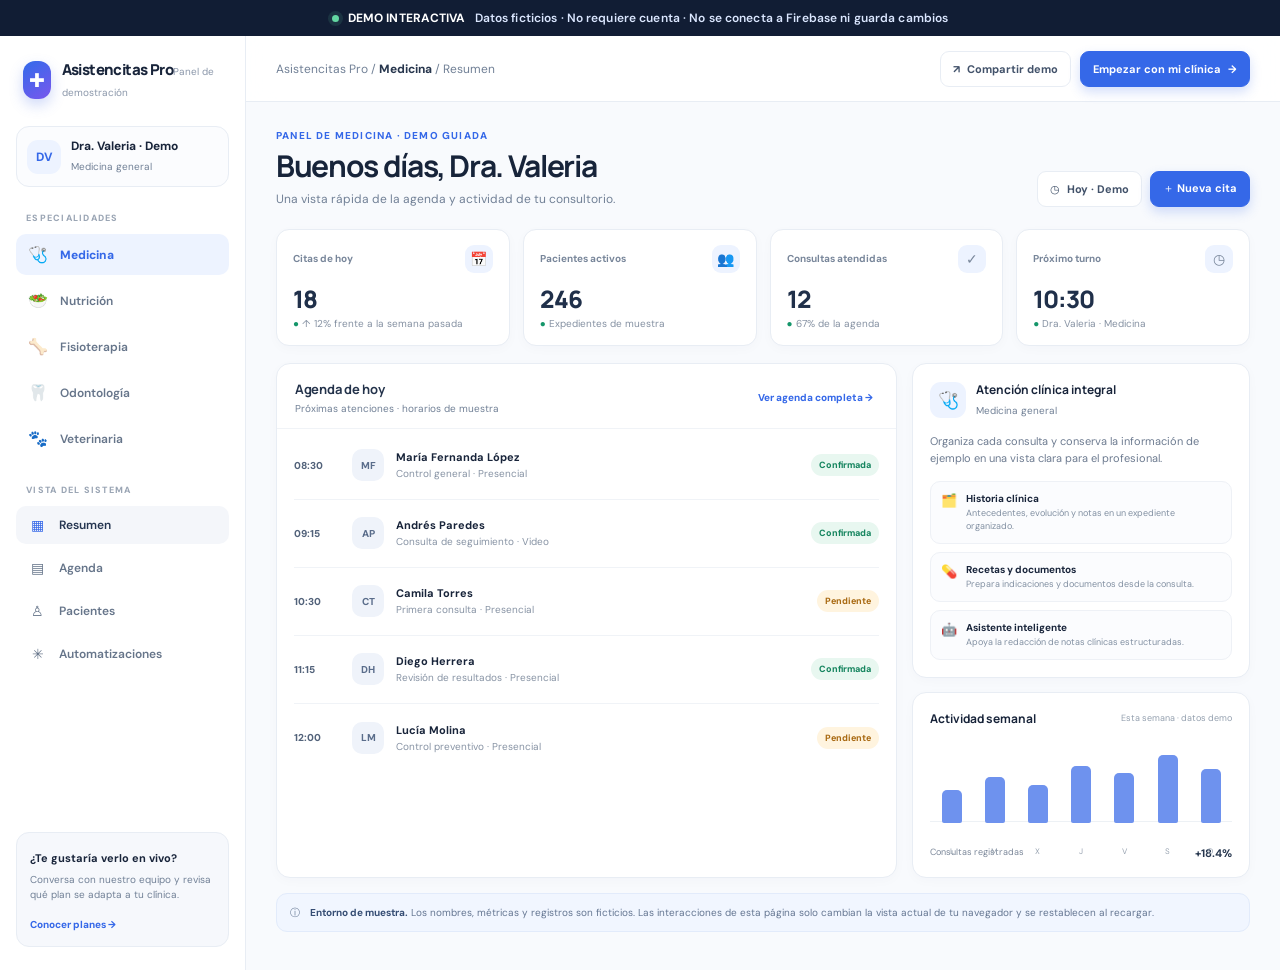
<file: demo.html>
<!doctype html>
<html lang="es">
<head>
  <meta charset="utf-8">
  <meta name="viewport" content="width=device-width, initial-scale=1">
  <meta name="theme-color" content="#f4f7fb">
  <meta name="description" content="Recorre la demostración interactiva de Asistencitas Pro en cinco especialidades.">
  <title>Demo interactiva | Asistencitas Pro</title>
  <link rel="preconnect" href="https://fonts.googleapis.com">
  <link rel="preconnect" href="https://fonts.gstatic.com" crossorigin>
  <link href="https://fonts.googleapis.com/css2?family=DM+Sans:wght@400;500;600;700&family=Manrope:wght@500;600;700;800&display=swap" rel="stylesheet">
  <style>
    :root{font-family:'DM Sans',sans-serif;color:#18243a;background:#f3f6fa;font-synthesis:none;text-rendering:optimizeLegibility;--accent:#3568e8;--accent-soft:#edf3ff;--line:#e8edf4;--muted:#718096;--ink:#19263d;--green:#15966a;--shadow:0 12px 36px rgba(29,48,78,.055)}
    *{box-sizing:border-box}body{margin:0;min-height:100vh}button,input{font:inherit}button,a{-webkit-tap-highlight-color:transparent}button{cursor:pointer}a{color:inherit;text-decoration:none}.demo-banner{background:#111d34;color:#dbe7ff;padding:10px 24px;display:flex;align-items:center;justify-content:center;gap:9px;text-align:center;font-size:12px;font-weight:600;letter-spacing:.01em}.demo-banner strong{color:#fff}.demo-dot{height:7px;width:7px;border-radius:50%;background:#63d7a2;box-shadow:0 0 0 4px rgba(99,215,162,.12)}
    .app{min-height:calc(100vh - 40px);display:grid;grid-template-columns:246px minmax(0,1fr);max-width:1680px;margin:0 auto;background:#f8fafd}.sidebar{background:#fff;border-right:1px solid var(--line);padding:23px 16px;display:flex;flex-direction:column;gap:25px}.brand{display:flex;align-items:center;gap:11px;padding:0 7px}.brand-mark{height:38px;width:38px;border-radius:12px;background:linear-gradient(145deg,#326bea,#7957ed);display:grid;place-items:center;color:white;font-size:19px;box-shadow:0 6px 14px #4c6fe444}.brand-name{font-family:Manrope,sans-serif;font-weight:800;font-size:15px;letter-spacing:-.04em}.brand-sub{font-size:10px;color:#8b97aa;margin-top:1px}.profile{display:flex;align-items:center;gap:10px;border:1px solid var(--line);border-radius:13px;padding:11px 10px;background:#fbfcfe}.avatar{height:34px;width:34px;display:grid;place-items:center;border-radius:11px;color:var(--accent);background:var(--accent-soft);font-weight:800;font-size:12px}.profile strong{display:block;font-size:12px}.profile small{color:var(--muted);font-size:10px}.side-label{font-size:9px;text-transform:uppercase;letter-spacing:.14em;color:#9aa5b4;font-weight:800;padding:0 10px;margin-bottom:-15px}.module-list,.section-list{display:grid;gap:5px}.module-btn,.section-btn{width:100%;display:flex;align-items:center;gap:11px;border:0;background:transparent;border-radius:10px;text-align:left;color:#66758a;padding:10px 11px;font-size:12px;font-weight:600;transition:.16s}.module-btn:hover,.section-btn:hover{background:#f5f7fb;color:#243550}.module-btn.active{background:var(--accent-soft);color:var(--accent);font-weight:800}.module-icon{width:22px;text-align:center;font-size:16px}.section-btn.active{background:#f4f6fa;color:#243550}.section-btn.active .nav-icon{color:var(--accent)}.nav-icon{width:21px;text-align:center;font-size:14px}.sidebar-bottom{margin-top:auto}.help-card{padding:13px;border-radius:13px;background:#f6f8fc;border:1px solid var(--line)}.help-card b{font-size:11px}.help-card p{font-size:10px;line-height:1.5;color:var(--muted);margin:5px 0 10px}.help-card a{font-size:10px;color:var(--accent);font-weight:800}
    .workspace{min-width:0}.topbar{height:66px;background:rgba(255,255,255,.88);border-bottom:1px solid var(--line);display:flex;align-items:center;justify-content:space-between;padding:0 30px;position:sticky;top:0;z-index:5;backdrop-filter:blur(14px)}.crumb{font-size:12px;color:var(--muted)}.crumb strong{color:#27364d}.top-actions{display:flex;align-items:center;gap:9px}.icon-button,.share-button,.primary-button,.secondary-button{border:1px solid var(--line);border-radius:9px;min-height:36px;padding:0 12px;background:#fff;color:#42526a;font-weight:700;font-size:11px;display:inline-flex;align-items:center;justify-content:center;gap:7px;transition:.18s}.icon-button{width:36px;padding:0}.share-button:hover,.secondary-button:hover,.icon-button:hover{background:#f6f8fc;transform:translateY(-1px)}.primary-button{background:var(--accent);border-color:var(--accent);color:#fff;box-shadow:0 5px 12px color-mix(in srgb,var(--accent) 22%,transparent)}.primary-button:hover{filter:brightness(.96);transform:translateY(-1px)}
    main{padding:27px 30px 38px;max-width:1420px;margin:0 auto}.welcome{display:flex;justify-content:space-between;align-items:flex-end;gap:20px;margin-bottom:22px}.eyebrow{font-size:10px;text-transform:uppercase;letter-spacing:.12em;color:var(--accent);font-weight:800;margin-bottom:7px}.welcome h1{font-family:Manrope,sans-serif;font-size:clamp(23px,2.4vw,30px);letter-spacing:-.045em;line-height:1.15;margin:0;color:#17243a}.welcome p{font-size:12px;color:var(--muted);margin:7px 0 0}.welcome-actions{display:flex;gap:8px;flex-shrink:0}.overview-grid{display:grid;grid-template-columns:repeat(4,minmax(0,1fr));gap:13px;margin-bottom:17px}.metric{background:#fff;border:1px solid var(--line);border-radius:13px;padding:15px 16px;box-shadow:0 3px 12px rgba(30,50,80,.025)}.metric-top{display:flex;align-items:center;justify-content:space-between;color:#78869a;font-size:10px;font-weight:700}.metric-icon{height:28px;width:28px;border-radius:9px;background:var(--accent-soft);display:grid;place-items:center;font-size:14px}.metric-value{font-family:Manrope,sans-serif;font-size:24px;letter-spacing:-.04em;font-weight:800;margin:9px 0 2px;color:#20304a}.metric-foot{font-size:10px;color:#8591a2}.metric-foot em{color:var(--green);font-style:normal;font-weight:800}.content-grid{display:grid;grid-template-columns:minmax(0,1.62fr) minmax(260px,.88fr);gap:15px}.card{background:#fff;border:1px solid var(--line);border-radius:14px;box-shadow:0 3px 12px rgba(30,50,80,.025);min-width:0}.card-head{padding:16px 18px 13px;border-bottom:1px solid #f0f3f7;display:flex;align-items:center;justify-content:space-between;gap:10px}.card-head h2{font-family:Manrope,sans-serif;font-size:13px;letter-spacing:-.02em;margin:0;color:#24334b}.card-head p{font-size:10px;color:var(--muted);margin:4px 0 0}.subtle-link{font-size:10px;color:var(--accent);font-weight:800;background:none;border:0;padding:5px}.appointment-list{padding:3px 17px}.appointment{display:grid;grid-template-columns:48px 34px minmax(0,1fr) auto;align-items:center;gap:10px;min-height:68px;border-bottom:1px solid #f0f3f7}.appointment:last-child{border-bottom:0}.appt-time{font-size:10px;font-weight:800;color:#52627a}.person-avatar{height:32px;width:32px;display:grid;place-items:center;border-radius:10px;background:#eff3fa;color:#5a6d8b;font-size:10px;font-weight:800}.person-copy{min-width:0}.person-copy b{font-size:11px;display:block;white-space:nowrap;overflow:hidden;text-overflow:ellipsis}.person-copy small{font-size:10px;color:#8793a4;display:block;margin-top:3px;white-space:nowrap;overflow:hidden;text-overflow:ellipsis}.status{font-size:9px;padding:5px 8px;border-radius:20px;font-weight:800;white-space:nowrap}.status.confirm{color:#16855f;background:#e8f7f0}.status.wait{color:#a96a13;background:#fff4df}.status.done{color:#68778b;background:#eff2f6}.focus-card{padding:17px}.focus-head{display:flex;align-items:center;gap:10px;margin-bottom:14px}.focus-symbol{height:36px;width:36px;display:grid;place-items:center;border-radius:11px;background:var(--accent-soft);font-size:17px}.focus-head strong{font-family:Manrope,sans-serif;font-size:12px;display:block}.focus-head small{font-size:10px;color:var(--muted)}.focus-description{font-size:11px;color:#6d7b90;line-height:1.6;margin:0 0 13px}.focus-items{display:grid;gap:8px}.focus-item{border:1px solid #eef1f6;background:#fbfcfe;border-radius:10px;padding:10px;display:flex;gap:9px;align-items:flex-start}.focus-item span{font-size:13px}.focus-item b{font-size:10px;display:block;margin-bottom:2px}.focus-item small{font-size:9px;line-height:1.45;color:#8290a2;display:block}.mini-chart{padding:17px}.chart-title{display:flex;justify-content:space-between;align-items:center}.chart-title b{font-family:Manrope,sans-serif;font-size:12px}.chart-title small{font-size:9px;color:#94a0af}.bars{height:80px;display:flex;align-items:flex-end;gap:9px;margin-top:15px;padding:0 4px;border-bottom:1px solid #edf1f5}.bar-group{height:100%;flex:1;display:flex;align-items:center;justify-content:flex-end;flex-direction:column;gap:5px}.bar{width:min(20px,80%);height:var(--h);border-radius:5px 5px 2px 2px;background:color-mix(in srgb,var(--accent) 72%,white);min-height:8px}.bar-group small{font-size:8px;color:#98a3b1;margin-bottom:-17px;transform:translateY(18px)}.chart-foot{margin-top:24px;display:flex;justify-content:space-between;color:#7b8799;font-size:9px}.chart-foot strong{font-size:11px;color:#26364e}.view-card{margin-top:15px}.view-tools{display:flex;gap:8px;align-items:center}.search{width:min(220px,34vw);height:34px;border:1px solid var(--line);border-radius:8px;padding:0 10px;font-size:10px;outline:none}.search:focus{border-color:var(--accent);box-shadow:0 0 0 3px color-mix(in srgb,var(--accent) 12%,transparent)}.table-wrap{overflow-x:auto;padding:0 17px 8px}table{border-collapse:collapse;width:100%;min-width:540px;text-align:left}th{font-size:9px;color:#8a97a8;text-transform:uppercase;letter-spacing:.08em;padding:11px 9px;border-bottom:1px solid #edf1f5}td{font-size:10px;padding:12px 9px;border-bottom:1px solid #f0f3f7;color:#506078}td b{color:#26364e}.table-action{color:var(--accent);font-size:9px;font-weight:800;border:0;background:transparent;padding:4px}.patient-grid{padding:15px;display:grid;grid-template-columns:repeat(3,minmax(0,1fr));gap:11px}.patient-card{border:1px solid #edf1f6;border-radius:12px;padding:13px}.patient-card-top{display:flex;align-items:center;gap:9px}.patient-card h3{font-size:11px;margin:0}.patient-card p{font-size:9px;color:#8290a2;margin:3px 0 0}.patient-tag{display:inline-flex;margin-top:12px;padding:5px 7px;background:var(--accent-soft);color:var(--accent);border-radius:6px;font-size:8px;font-weight:800}.automation-layout{display:grid;grid-template-columns:minmax(0,1fr) minmax(230px,.85fr);gap:14px;padding:15px}.automation-list{display:grid;gap:9px}.automation-item{padding:12px;border:1px solid #edf1f6;border-radius:11px;display:flex;gap:10px;align-items:flex-start}.automation-item .auto-icon{width:29px;height:29px;border-radius:9px;display:grid;place-items:center;background:#eff8f4;font-size:14px;flex-shrink:0}.automation-item b{font-size:10px;display:block}.automation-item p{font-size:9px;color:#8290a2;line-height:1.5;margin:4px 0 0}.toggle{margin-left:auto;width:29px;height:17px;border-radius:20px;background:#3db58b;position:relative;flex-shrink:0}.toggle:after{content:'';position:absolute;width:11px;height:11px;border-radius:50%;background:#fff;right:3px;top:3px}.chat-demo{background:#f7faf9;border:1px solid #eaf1ed;border-radius:12px;padding:12px}.chat-head{display:flex;align-items:center;gap:8px;padding-bottom:9px;border-bottom:1px solid #e9efeb}.chat-head b{font-size:10px}.chat-head small{display:block;color:#87958d;font-size:8px}.chat-bubble{font-size:9px;line-height:1.5;padding:9px 10px;border-radius:10px;margin-top:10px;max-width:91%}.chat-in{background:#fff;border:1px solid #edf0ed;color:#586a60}.chat-out{background:#e4f6ec;color:#315e47;margin-left:auto}.empty-state{padding:28px;text-align:center;color:#8592a4;font-size:11px}.demo-note{display:flex;gap:10px;align-items:flex-start;background:#f1f6ff;color:#647692;border:1px solid #e2ebfb;border-radius:11px;padding:11px 13px;margin-top:15px;font-size:10px;line-height:1.5}.demo-note strong{color:#344c73}.mobile-modules{display:none}
    .modal-backdrop{position:fixed;inset:0;background:rgba(17,28,48,.44);display:none;align-items:center;justify-content:center;padding:18px;z-index:20}.modal-backdrop.open{display:flex}.modal{background:#fff;border-radius:16px;width:min(100%,420px);padding:21px;box-shadow:0 25px 80px #101c3240;animation:rise .18s ease-out}@keyframes rise{from{opacity:0;transform:translateY(8px)}to{opacity:1;transform:translateY(0)}}.modal-head{display:flex;align-items:flex-start;justify-content:space-between;gap:15px;margin-bottom:15px}.modal-head h2{font-family:Manrope,sans-serif;font-size:16px;margin:0}.modal-head p{font-size:10px;color:var(--muted);margin:5px 0 0}.close-modal{border:0;background:#f2f4f8;height:29px;width:29px;border-radius:8px}.field{display:grid;gap:5px;margin:11px 0}.field label{font-size:10px;font-weight:800;color:#596980}.field input,.field select{height:39px;border:1px solid var(--line);border-radius:8px;padding:0 10px;font-size:11px;color:#27364d;background:#fff}.modal-actions{display:flex;justify-content:flex-end;gap:8px;margin-top:17px}.toast{position:fixed;bottom:20px;left:50%;transform:translate(-50%,20px);opacity:0;pointer-events:none;background:#17243a;color:white;border-radius:10px;padding:11px 15px;font-size:11px;font-weight:700;box-shadow:0 10px 30px #0f1b3030;z-index:30;transition:.22s}.toast.show{opacity:1;transform:translate(-50%,0)}
    @media(max-width:1050px){.app{grid-template-columns:210px minmax(0,1fr)}.sidebar{padding:20px 12px}.overview-grid{grid-template-columns:repeat(2,minmax(0,1fr))}.content-grid{grid-template-columns:minmax(0,1.3fr) minmax(230px,.9fr)}main{padding:24px 20px}.topbar{padding:0 20px}}
    @media(max-width:760px){.app{display:block}.sidebar{display:none}.mobile-modules{display:flex;background:#fff;border-bottom:1px solid var(--line);padding:9px 14px;gap:6px;overflow-x:auto;scrollbar-width:none}.mobile-modules::-webkit-scrollbar{display:none}.mobile-modules .module-btn{width:auto;white-space:nowrap;border:1px solid transparent;padding:8px 10px}.mobile-modules .module-btn.active{border-color:color-mix(in srgb,var(--accent) 16%,white)}.topbar{height:56px;padding:0 14px}.top-actions .share-button{display:none}.welcome{align-items:flex-start;flex-direction:column;margin-bottom:17px}.welcome-actions{width:100%}.welcome-actions .primary-button{flex:1}.content-grid{grid-template-columns:1fr}.focus-card{display:grid;grid-template-columns:1fr 1.3fr;gap:0 14px}.focus-head,.focus-description{grid-column:1}.focus-items{grid-column:2;grid-row:1 / span 2}.patient-grid{grid-template-columns:repeat(2,minmax(0,1fr))}.automation-layout{grid-template-columns:1fr}.chart-foot{margin-top:23px}}
    @media(max-width:480px){.demo-banner{font-size:10px;padding:9px 10px}.topbar{padding:0 12px}.crumb{font-size:10px}.top-actions{gap:6px}.top-actions .primary-button{font-size:10px;padding:0 9px;min-height:33px}main{padding:20px 12px 28px}.welcome h1{font-size:23px}.welcome p{font-size:11px;line-height:1.5}.overview-grid{gap:8px}.metric{padding:12px}.metric-value{font-size:21px}.metric-top{font-size:9px}.metric-foot{font-size:9px}.content-grid{gap:10px}.card-head{padding:14px 13px 11px}.appointment-list{padding:2px 10px}.appointment{grid-template-columns:41px 30px minmax(0,1fr) auto;gap:7px;min-height:63px}.person-avatar{width:29px;height:29px}.person-copy b{font-size:10px}.person-copy small{font-size:9px}.status{font-size:8px;padding:4px 6px}.focus-card{display:block}.focus-items{display:grid}.view-tools{gap:5px}.search{width:36vw}.view-tools .primary-button{padding:0 8px;font-size:9px}.table-wrap{padding:0 10px 8px}.patient-grid{padding:10px;gap:8px}.patient-card{padding:10px}.patient-card h3{font-size:10px}.patient-card p{line-height:1.45}.demo-note{font-size:9px}.icon-button{display:none}}
    @media(prefers-reduced-motion:reduce){*,*:before,*:after{scroll-behavior:auto!important;animation-duration:.01ms!important;animation-iteration-count:1!important;transition-duration:.01ms!important}}
  </style>
</head>
<body>
  <div class="demo-banner"><span class="demo-dot"></span><strong>DEMO INTERACTIVA</strong><span>Datos ficticios · No requiere cuenta · No se conecta a Firebase ni guarda cambios</span></div>
  <div class="app">
    <aside class="sidebar" aria-label="Navegación de demostración">
      <a href="ventas.html" class="brand" aria-label="Volver al sitio de Asistencitas Pro"><span class="brand-mark">✚</span><span><span class="brand-name">Asistencitas Pro</span><span class="brand-sub">Panel de demostración</span></span></a>
      <div class="profile"><div class="avatar">DV</div><div><strong>Dra. Valeria · Demo</strong><small id="profileSpecialty">Medicina general</small></div></div>
      <div class="side-label">Especialidades</div>
      <div class="module-list" id="moduleList"></div>
      <div class="side-label">Vista del sistema</div>
      <div class="section-list" id="sectionList"></div>
      <div class="sidebar-bottom"><div class="help-card"><b>¿Te gustaría verlo en vivo?</b><p>Conversa con nuestro equipo y revisa qué plan se adapta a tu clínica.</p><a href="ventas.html#pricing">Conocer planes →</a></div></div>
    </aside>

    <div class="workspace">
      <header class="topbar"><div class="crumb"><a href="ventas.html">Asistencitas Pro</a><span> / </span><strong id="crumbSpecialty">Medicina</strong><span> / </span><span id="crumbSection">Resumen</span></div><div class="top-actions"><button class="share-button" id="shareButton" type="button">↗ <span>Compartir demo</span></button><a class="primary-button" href="index.html">Empezar con mi clínica <span>→</span></a></div></header>
      <nav class="mobile-modules" id="mobileModules" aria-label="Cambiar especialidad"></nav>
      <main>
        <section class="welcome"><div><div class="eyebrow" id="eyebrow">Panel de medicina · Demo guiada</div><h1 id="viewTitle">Buenos días, Dra. Valeria</h1><p id="viewSubtitle">Una vista rápida de la agenda y actividad de tu consultorio.</p></div><div class="welcome-actions"><button class="secondary-button" id="todayButton" type="button">◷ <span>Hoy · Demo</span></button><button class="primary-button" id="newAppointmentButton" type="button">＋ Nueva cita</button></div></section>
        <section class="overview-grid" id="metrics" aria-label="Indicadores de muestra"></section>
        <div id="viewContent"></div>
        <div class="demo-note"><span>ⓘ</span><div><strong>Entorno de muestra.</strong> Los nombres, métricas y registros son ficticios. Las interacciones de esta página solo cambian la vista actual de tu navegador y se restablecen al recargar.</div></div>
      </main>
    </div>
  </div>
  <div class="modal-backdrop" id="modalBackdrop" role="presentation"><section class="modal" role="dialog" aria-modal="true" aria-labelledby="modalTitle"><div class="modal-head"><div><h2 id="modalTitle">Nueva cita de demostración</h2><p id="modalDescription">Agrega un ejemplo temporal a esta agenda.</p></div><button class="close-modal" id="closeModal" type="button" aria-label="Cerrar">✕</button></div><div id="modalBody"></div></section></div>
  <div class="toast" id="toast" role="status" aria-live="polite"></div>

  <script>
    const modules = {
      medicina:{label:'Medicina',full:'Medicina general',icon:'🩺',accent:'#3568e8',soft:'#edf3ff',focusTitle:'Atención clínica integral',focusCopy:'Organiza cada consulta y conserva la información de ejemplo en una vista clara para el profesional.',focus:[['🗂️','Historia clínica','Antecedentes, evolución y notas en un expediente organizado.'],['💊','Recetas y documentos','Prepara indicaciones y documentos desde la consulta.'],['🤖','Asistente inteligente','Apoya la redacción de notas clínicas estructuradas.']],metrics:[['Citas de hoy','18','↑ 12% frente a la semana pasada','📅'],['Pacientes activos','246','Expedientes de muestra','👥'],['Consultas atendidas','12','67% de la agenda','✓'],['Próximo turno','10:30','Dra. Valeria · Medicina','◷']],appointments:[['08:30','María Fernanda López','Control general · Presencial','confirm'],['09:15','Andrés Paredes','Consulta de seguimiento · Video','confirm'],['10:30','Camila Torres','Primera consulta · Presencial','wait'],['11:15','Diego Herrera','Revisión de resultados · Presencial','confirm'],['12:00','Lucía Molina','Control preventivo · Presencial','wait']],patients:[['MF','María Fernanda López','Control preventivo · Última visita: 18 sep','Seguimiento'],['AP','Andrés Paredes','Consulta general · Última visita: 17 sep','Estable'],['CT','Camila Torres','Primera consulta · Registro demo','Primera visita'],['DH','Diego Herrera','Seguimiento · Última visita: 12 sep','Control']],bars:[42,58,48,72,63,86,68]},
      nutricion:{label:'Nutrición',full:'Nutrición y dietética',icon:'🥗',accent:'#15966a',soft:'#e9f8f1',focusTitle:'Acompañamiento nutricional',focusCopy:'Da seguimiento a objetivos, evaluaciones y planes alimentarios desde la ficha de cada paciente.',focus:[['⚖️','Evaluación nutricional','Medidas, composición corporal y objetivos de seguimiento.'],['🍽️','Plan alimentario','Organiza recomendaciones y hábitos de cada consulta.'],['📈','Progreso del paciente','Compara controles de muestra a lo largo del tiempo.']],metrics:[['Consultas de hoy','14','↑ 8% frente a la semana pasada','📅'],['Planes activos','38','En seguimiento nutricional','🥗'],['Controles del mes','52','Pacientes con seguimiento','📈'],['Próximo control','09:45','Evaluación nutricional','◷']],appointments:[['08:00','Sofía Cárdenas','Control de hábitos · Presencial','confirm'],['09:45','Mateo Jiménez','Evaluación nutricional · Presencial','wait'],['10:30','Paola Rivas','Seguimiento de plan · Video','confirm'],['11:15','Daniela Arias','Control mensual · Presencial','confirm'],['12:15','Valentina León','Primera evaluación · Presencial','wait']],patients:[['SC','Sofía Cárdenas','Plan equilibrado · Control: 25 sep','En progreso'],['MJ','Mateo Jiménez','Primera evaluación · Registro demo','Evaluación'],['PR','Paola Rivas','Plan deportivo · Control: 30 sep','Seguimiento'],['DA','Daniela Arias','Hábitos saludables · Control: 2 oct','Constante']],bars:[36,51,62,48,74,82,70]},
      fisioterapia:{label:'Fisioterapia',full:'Fisioterapia y rehabilitación',icon:'🦴',accent:'#148b83',soft:'#e7f7f5',focusTitle:'Rehabilitación y progreso',focusCopy:'Visualiza sesiones, objetivos funcionales y evolución en los procesos de recuperación.',focus:[['🎯','Objetivos terapéuticos','Registra metas funcionales por paciente.'],['🧘','Plan de sesiones','Ordena ejercicios, técnicas y próximas citas.'],['📊','Evolución funcional','Da seguimiento al avance de cada proceso.']],metrics:[['Sesiones de hoy','16','↑ 10% frente a la semana pasada','📅'],['Planes activos','29','Procesos de rehabilitación','🎯'],['Sesiones completadas','11','69% de la agenda','✓'],['Próxima sesión','09:30','Rehabilitación de hombro','◷']],appointments:[['08:00','Gabriel Vega','Rehabilitación lumbar · Sesión 4','confirm'],['09:30','Elena Ponce','Movilidad de hombro · Sesión 6','wait'],['10:15','Marco Salazar','Terapia manual · Sesión 2','confirm'],['11:00','Isabel Ruiz','Fortalecimiento · Sesión 8','confirm'],['12:00','Nicolás Mora','Evaluación funcional · Inicial','wait']],patients:[['GV','Gabriel Vega','Plan lumbar · Sesión 4 de 8','En progreso'],['EP','Elena Ponce','Movilidad de hombro · Sesión 6','Evolución'],['MS','Marco Salazar','Terapia manual · Sesión 2','Seguimiento'],['IR','Isabel Ruiz','Fortalecimiento · Sesión 8','Constante']],bars:[28,45,39,66,60,78,88]},
      odontologia:{label:'Odontología',full:'Clínica odontológica',icon:'🦷',accent:'#0b8ca5',soft:'#e7f7fa',focusTitle:'Gestión odontológica',focusCopy:'Organiza procedimientos, controles y el seguimiento por pieza dental en cada expediente.',focus:[['🦷','Odontograma','Registra hallazgos y tratamientos por pieza dental.'],['✨','Planes de tratamiento','Agrupa procedimientos y próximas visitas.'],['📷','Evolución clínica','Conserva notas y referencias de cada atención.']],metrics:[['Citas de hoy','15','↑ 15% frente a la semana pasada','📅'],['Tratamientos activos','31','Planes en seguimiento','🦷'],['Controles completados','10','66% de la agenda','✓'],['Próximo paciente','10:00','Control de ortodoncia','◷']],appointments:[['08:30','Fernanda Silva','Profilaxis · Control semestral','confirm'],['09:15','Jorge Almeida','Restauración · Pieza 26','confirm'],['10:00','Natalia Cruz','Control de ortodoncia','wait'],['11:00','Sebastián Mora','Valoración odontológica','confirm'],['12:00','Carolina Paz','Seguimiento de tratamiento','wait']],patients:[['FS','Fernanda Silva','Profilaxis · Control: 24 mar','Control'],['JA','Jorge Almeida','Restauración pieza 26 · Registro demo','Tratamiento'],['NC','Natalia Cruz','Ortodoncia · Control: 8 oct','Seguimiento'],['SM','Sebastián Mora','Valoración inicial · Registro demo','Primera visita']],bars:[50,48,68,55,73,83,77]},
      veterinaria:{label:'Veterinaria',full:'Centro veterinario',icon:'🐾',accent:'#7352c8',soft:'#f1edfc',focusTitle:'Cuidado integral de mascotas',focusCopy:'Centraliza la ficha de cada paciente animal junto a los datos de su tutor y sus controles.',focus:[['🐶','Ficha de mascota','Especie, raza, antecedentes y datos de su tutor.'],['💉','Vacunas y controles','Organiza recordatorios y próximos cuidados.'],['🩺','Historial veterinario','Consulta notas y tratamientos de ejemplo.']],metrics:[['Citas de hoy','17','↑ 11% frente a la semana pasada','📅'],['Mascotas activas','192','Expedientes veterinarios','🐾'],['Vacunas al día','84%','Control de muestra','💉'],['Próxima consulta','09:30','Luna · Control anual','◷']],appointments:[['08:00','Luna · Ana Beltrán','Control anual · Canina','confirm'],['09:30','Max · Carlos Rojas','Vacunación · Canino','wait'],['10:15','Michi · Sara Peña','Consulta preventiva · Felina','confirm'],['11:00','Rocky · Pedro Vela','Control dermatológico · Canino','confirm'],['12:00','Nala · Lucía Ortiz','Revisión general · Felina','wait']],patients:[['LU','Luna · Ana Beltrán','Canina · Control anual: hoy','Vacunación'],['MX','Max · Carlos Rojas','Canino · Vacuna: 28 sep','Seguimiento'],['MI','Michi · Sara Peña','Felina · Control: 6 oct','Control'],['RO','Rocky · Pedro Vela','Canino · Revisión: 2 oct','Tratamiento']],bars:[43,50,66,58,77,69,91]}
    };
    const sections=[['resumen','▦','Resumen'],['agenda','▤','Agenda'],['pacientes','♙','Pacientes'],['automatizaciones','✳','Automatizaciones']];
    let activeModule='medicina',activeSection='resumen',toastTimer;const esc=value=>String(value).replace(/[&<>"']/g,char=>({'&':'&amp;','<':'&lt;','>':'&gt;','"':'&quot;',"'":'&#39;'}[char]));
    function getData(){return modules[activeModule]}
    function moduleButtons(){return Object.entries(modules).map(([key,m])=>`<button class="module-btn ${key===activeModule?'active':''}" type="button" data-module="${key}" ${key===activeModule?'aria-current="page"':''}><span class="module-icon">${m.icon}</span>${m.label}</button>`).join('')}
    function renderNavigation(){document.getElementById('moduleList').innerHTML=moduleButtons();document.getElementById('mobileModules').innerHTML=moduleButtons();document.getElementById('sectionList').innerHTML=sections.map(([key,icon,label])=>`<button class="section-btn ${key===activeSection?'active':''}" type="button" data-section="${key}" ${key===activeSection?'aria-current="page"':''}><span class="nav-icon">${icon}</span>${label}</button>`).join('')}
    function renderMetrics(){const d=getData();document.getElementById('metrics').innerHTML=d.metrics.map(([label,value,foot,icon])=>`<article class="metric"><div class="metric-top"><span>${esc(label)}</span><span class="metric-icon">${icon}</span></div><div class="metric-value">${esc(value)}</div><div class="metric-foot"><em>●</em> ${esc(foot)}</div></article>`).join('')}
    function appointmentRows(){const d=getData();return d.appointments.map((a,index)=>`<div class="appointment"><div class="appt-time">${esc(a[0])}</div><div class="person-avatar">${esc(a[1].split(/[ ·]/).filter(Boolean).slice(0,2).map(x=>x[0]).join('').toUpperCase())}</div><div class="person-copy"><b>${esc(a[1])}</b><small>${esc(a[2])}</small></div><span class="status ${a[3]}">${a[3]==='confirm'?'Confirmada':a[3]==='done'?'Atendida':'Pendiente'}</span></div>`).join('')}
    function renderFocus(){const d=getData();return `<article class="card focus-card"><div class="focus-head"><span class="focus-symbol">${d.icon}</span><div><strong>${esc(d.focusTitle)}</strong><small>${esc(d.full)}</small></div></div><p class="focus-description">${esc(d.focusCopy)}</p><div class="focus-items">${d.focus.map(([icon,title,copy])=>`<div class="focus-item"><span>${icon}</span><div><b>${esc(title)}</b><small>${esc(copy)}</small></div></div>`).join('')}</div></article>`}
    function renderChart(){const d=getData();return `<article class="card mini-chart"><div class="chart-title"><b>Actividad semanal</b><small>Esta semana · datos demo</small></div><div class="bars">${d.bars.map((height,i)=>`<div class="bar-group"><div class="bar" style="--h:${height}%"></div><small>${['L','M','X','J','V','S','D'][i]}</small></div>`).join('')}</div><div class="chart-foot"><span>Consultas registradas</span><strong>+18.4%</strong></div></article>`}
    function renderOverview(){return `<div class="content-grid"><article class="card"><div class="card-head"><div><h2>Agenda de hoy</h2><p>Próximas atenciones · horarios de muestra</p></div><button class="subtle-link" type="button" data-section="agenda">Ver agenda completa →</button></div><div class="appointment-list">${appointmentRows()}</div></article><div style="display:grid;gap:14px">${renderFocus()}${renderChart()}</div></div>`}
    function renderAgenda(){const d=getData();return `<article class="card view-card"><div class="card-head"><div><h2>Agenda de ${esc(d.label.toLowerCase())}</h2><p>Turnos ficticios para mostrar el flujo de atención.</p></div><div class="view-tools"><input class="search" id="appointmentSearch" type="search" placeholder="Buscar paciente" aria-label="Buscar en agenda"><button class="primary-button" type="button" data-action="new-appointment">＋ Nueva cita</button></div></div><div class="table-wrap"><table><thead><tr><th>Hora</th><th>Paciente</th><th>Motivo / servicio</th><th>Estado</th><th></th></tr></thead><tbody id="appointmentTableBody">${d.appointments.map((a,i)=>`<tr data-search="${esc((a[1]+' '+a[2]).toLowerCase())}"><td><b>${esc(a[0])}</b></td><td>${esc(a[1])}</td><td>${esc(a[2])}</td><td><span class="status ${a[3]}">${a[3]==='confirm'?'Confirmada':a[3]==='done'?'Atendida':'Pendiente'}</span></td><td><button type="button" class="table-action" data-detail="${i}">Ver ficha</button></td></tr>`).join('')}</tbody></table></div></article><div class="content-grid" style="margin-top:14px">${renderFocus()}${renderChart()}</div>`}
    function renderPatients(){const d=getData();return `<article class="card view-card"><div class="card-head"><div><h2>Pacientes de muestra</h2><p>Fichas de ejemplo adaptadas a ${esc(d.full.toLowerCase())}.</p></div><div class="view-tools"><input class="search" id="patientSearch" type="search" placeholder="Buscar paciente" aria-label="Buscar pacientes"></div></div><div class="patient-grid" id="patientGrid">${d.patients.map(([initials,name,detail,tag],i)=>`<article class="patient-card" data-search="${esc((name+' '+detail+' '+tag).toLowerCase())}"><div class="patient-card-top"><div class="person-avatar">${esc(initials)}</div><div><h3>${esc(name)}</h3><p>${esc(detail)}</p></div></div><span class="patient-tag">${esc(tag)}</span><button type="button" class="table-action" data-patient="${i}" style="display:block;margin-top:8px;padding-left:0">Abrir ficha demo →</button></article>`).join('')}</div></article><div class="demo-note" style="margin-top:14px"><span>${d.icon}</span><div>En una cuenta activa, la ficha se adapta al tipo de consulta y a los datos propios de cada especialidad.</div></div>`}
    function renderAutomations(){return `<article class="card view-card"><div class="card-head"><div><h2>Atención conectada</h2><p>Ejemplo visual de los flujos que puedes presentar a una clínica.</p></div><span class="status confirm">Vista de demostración</span></div><div class="automation-layout"><div class="automation-list"><div class="automation-item"><span class="auto-icon">💬</span><div><b>Respuesta inicial por WhatsApp</b><p>El asistente saluda, identifica la necesidad y comparte opciones de horario.</p></div><span class="toggle" aria-label="Ejemplo activado"></span></div><div class="automation-item"><span class="auto-icon">📅</span><div><b>Confirmación y recordatorio de cita</b><p>Mensajes de muestra para ayudar a reducir ausencias.</p></div><span class="toggle" aria-label="Ejemplo activado"></span></div><div class="automation-item"><span class="auto-icon">📄</span><div><b>Resumen después de la consulta</b><p>Organiza indicaciones y próximos pasos según el flujo clínico.</p></div><span class="toggle" aria-label="Ejemplo activado"></span></div></div><div class="chat-demo"><div class="chat-head"><div class="person-avatar" style="background:#e5f5ed;color:#23845d">AP</div><div><b>Asistente de la clínica</b><small>Conversación ficticia · WhatsApp</small></div></div><div class="chat-bubble chat-in">Hola, quisiera reservar una cita para esta semana.</div><div class="chat-bubble chat-out">¡Hola! Con gusto te ayudo. Tenemos horarios disponibles mañana a las 9:15 o a las 11:00. ¿Cuál te queda mejor?</div><div class="chat-bubble chat-in">A las 9:15, por favor.</div><div class="chat-bubble chat-out">Listo. Tu solicitud quedó registrada en esta demostración. ✨</div></div></div></article>`}
    function setCopy(){const d=getData();const titles={resumen:`Buenos días, Dra. Valeria`,agenda:`Agenda de ${d.label.toLowerCase()}`,pacientes:'Directorio de pacientes',automatizaciones:'Automatizaciones de atención'};const subtitles={resumen:'Una vista rápida de la agenda y actividad de tu consultorio.',agenda:'Consulta, busca y presenta las próximas atenciones.',pacientes:'Revisa cómo se organiza la información de cada paciente.',automatizaciones:'Muestra una conversación de ejemplo y los recordatorios del sistema.'};document.documentElement.style.setProperty('--accent',d.accent);document.documentElement.style.setProperty('--accent-soft',d.soft);document.getElementById('profileSpecialty').textContent=d.full;document.getElementById('crumbSpecialty').textContent=d.label;document.getElementById('crumbSection').textContent=sections.find(s=>s[0]===activeSection)[2];document.getElementById('eyebrow').textContent=`Panel de ${d.label.toLowerCase()} · Demo guiada`;document.getElementById('viewTitle').textContent=titles[activeSection];document.getElementById('viewSubtitle').textContent=subtitles[activeSection];document.getElementById('metrics').hidden=activeSection!=='resumen';document.getElementById('newAppointmentButton').hidden=activeSection==='automatizaciones';document.getElementById('viewContent').innerHTML=activeSection==='resumen'?renderOverview():activeSection==='agenda'?renderAgenda():activeSection==='pacientes'?renderPatients():renderAutomations();document.title=`Demo ${d.label} | Asistencitas Pro`;renderNavigation();renderMetricsIfVisible()}
    function renderMetricsIfVisible(){if(!document.getElementById('metrics').hidden)renderMetrics()}
    function render(){setCopy()}
    function notify(message){const el=document.getElementById('toast');el.textContent=message;el.classList.add('show');clearTimeout(toastTimer);toastTimer=setTimeout(()=>el.classList.remove('show'),2600)}
    function openModal(type='new',item=null){const body=document.getElementById('modalBody');if(type==='detail'&&item){document.getElementById('modalTitle').textContent=`Ficha de ${item[1]}`;document.getElementById('modalDescription').textContent='Vista de paciente con información ficticia.';body.innerHTML=`<div class="field"><label>Especialidad</label><div>${esc(getData().full)}</div></div><div class="field"><label>Motivo de consulta</label><div>${esc(item[2])}</div></div><div class="field"><label>Estado de la cita</label><div>${item[3]==='confirm'?'Confirmada':item[3]==='done'?'Atendida':'Pendiente'} · Registro solo de demostración</div></div><div class="modal-actions"><button class="primary-button" type="button" id="closeDetail">Entendido</button></div>`;document.getElementById('closeDetail').onclick=closeModal}else{document.getElementById('modalTitle').textContent='Nueva cita de demostración';document.getElementById('modalDescription').textContent='El registro se agregará solo a esta vista temporal.';body.innerHTML=`<form id="demoAppointmentForm"><div class="field"><label for="demoPatient">Nombre de ejemplo</label><input id="demoPatient" name="patient" maxlength="60" required placeholder="Ej. Alex Rivera"></div><div class="field"><label for="demoReason">Motivo o servicio</label><input id="demoReason" name="reason" maxlength="90" required placeholder="Ej. Consulta de seguimiento"></div><div class="field"><label for="demoTime">Hora</label><select id="demoTime" name="time"><option>13:00</option><option>13:30</option><option>14:00</option><option>14:30</option></select></div><div class="modal-actions"><button class="secondary-button" type="button" id="cancelModal">Cancelar</button><button class="primary-button" type="submit">Agregar a esta demo</button></div></form>`;document.getElementById('cancelModal').onclick=closeModal;document.getElementById('demoAppointmentForm').onsubmit=event=>{event.preventDefault();const patient=document.getElementById('demoPatient').value.trim();const reason=document.getElementById('demoReason').value.trim();if(!patient||!reason)return;getData().appointments.push([document.getElementById('demoTime').value,patient,reason+' · Solo demo','wait']);closeModal();render();if(activeSection==='agenda')renderAgendaSearch('');notify('Cita de ejemplo agregada. No se guardó fuera de esta página.')};}document.getElementById('modalBackdrop').classList.add('open');const first=body.querySelector('input,button');if(first)first.focus()}
    function closeModal(){document.getElementById('modalBackdrop').classList.remove('open')}
    function renderAgendaSearch(term){const rows=[...document.querySelectorAll('#appointmentTableBody tr')];rows.forEach(row=>row.hidden=!row.dataset.search.includes(term.toLowerCase().trim()))}
    function filterPatients(term){document.querySelectorAll('#patientGrid [data-search]').forEach(row=>row.hidden=!row.dataset.search.includes(term.toLowerCase().trim()))}
    document.addEventListener('click',event=>{const mod=event.target.closest('[data-module]');if(mod){activeModule=mod.dataset.module;render();return}const section=event.target.closest('[data-section]');if(section){activeSection=section.dataset.section;render();return}if(event.target.closest('#newAppointmentButton,[data-action="new-appointment"]')){openModal();return}const detail=event.target.closest('[data-detail]');if(detail){openModal('detail',getData().appointments[Number(detail.dataset.detail)]);return}const patient=event.target.closest('[data-patient]');if(patient){const record=getData().patients[Number(patient.dataset.patient)];openModal('detail',[ '',record[1],record[2], 'confirm']);return}if(event.target.closest('#closeModal'))closeModal();if(event.target===document.getElementById('modalBackdrop'))closeModal()});
    document.addEventListener('input',event=>{if(event.target.id==='appointmentSearch')renderAgendaSearch(event.target.value);if(event.target.id==='patientSearch')filterPatients(event.target.value)});
    document.getElementById('shareButton').addEventListener('click',async()=>{const shareData={title:'Demo de Asistencitas Pro',text:'Recorre la demo interactiva de Asistencitas Pro en cinco especialidades.',url:location.href};try{if(navigator.share)await navigator.share(shareData);else if(navigator.clipboard?.writeText){await navigator.clipboard.writeText(location.href);notify('Enlace de la demo copiado.')}else{window.prompt('Copia este enlace para compartir la demo:',location.href)}}catch(error){if(error.name!=='AbortError')notify('No se pudo compartir desde este navegador.')}});
    document.getElementById('todayButton').addEventListener('click',()=>notify('Las fechas y cifras de esta pantalla son ilustrativas.'));
    document.getElementById('closeModal').addEventListener('click',closeModal);document.addEventListener('keydown',event=>{if(event.key==='Escape')closeModal()});render();
  </script>
</body>
</html>
</file>
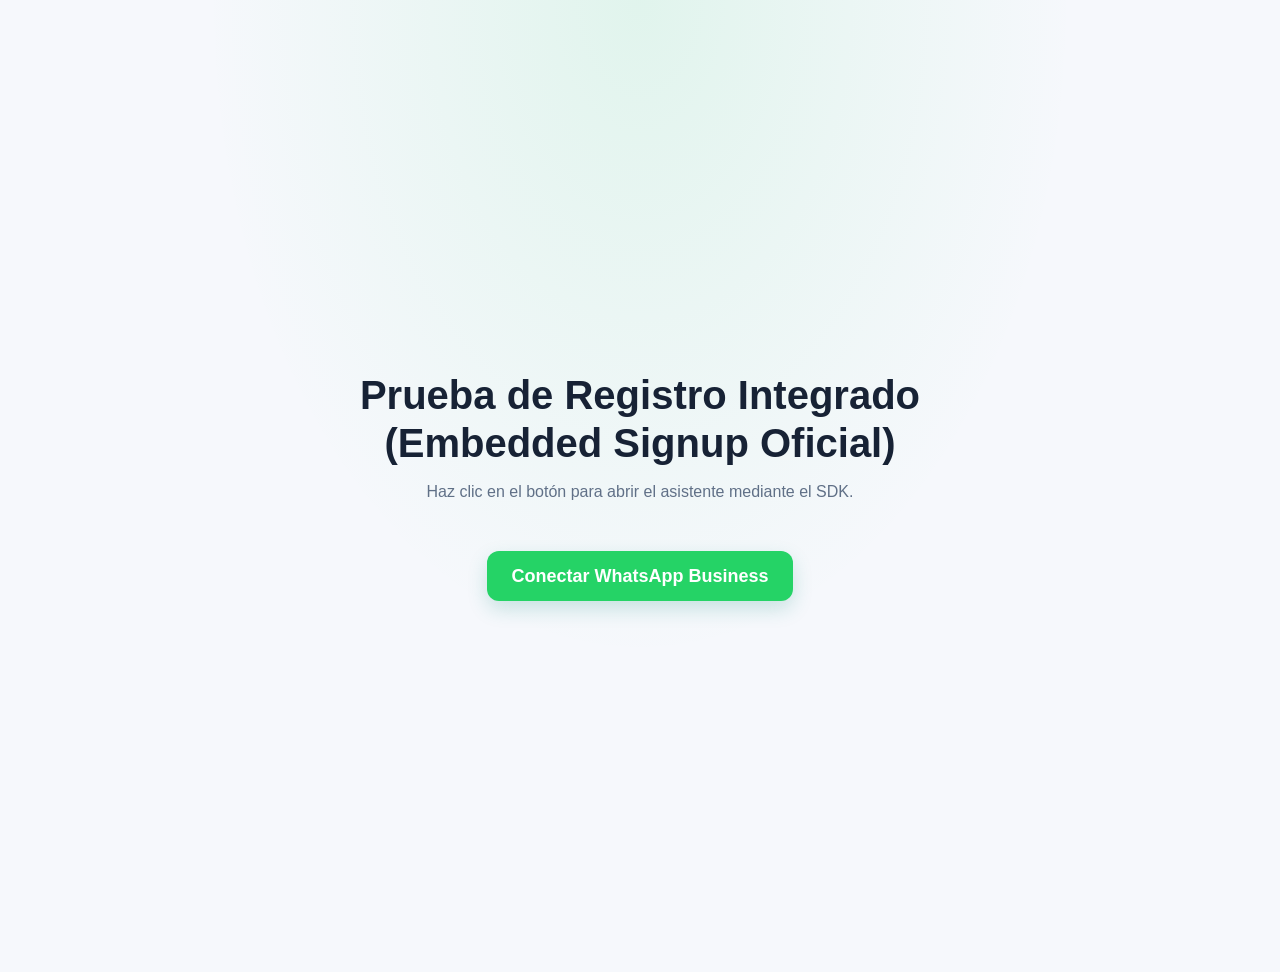
<file: prueba_meta.html>
<!DOCTYPE html>
<html lang="es">
<head>
    <meta charset="UTF-8">
    <title>Prueba Coexistencia WhatsApp - Asistencitas</title>
    <style>
        body {
            font-family: Arial, sans-serif;
            text-align: center;
            padding-top: 100px;
            background-color: #f4f6f8;
        }
        .btn-whatsapp {
            background-color: #25D366;
            color: white;
            padding: 15px 30px;
            font-size: 18px;
            border: none;
            border-radius: 5px;
            cursor: pointer;
            font-weight: bold;
        }
        .btn-whatsapp:hover {
            background-color: #128C7E;
        }
    </style>
    <script>
        // Declaramos la función globalmente primero para que el botón la encuentre sin excusas
        function launchWhatsAppSignup() {
            if (typeof FB === 'undefined') {
                alert("El SDK de Facebook aún está cargando. Espera un segundo e inténtalo de nuevo.");
                return;
            }

            FB.login(function(response) {
                if (response.authResponse) {
                    const code = response.authResponse.code;
                    console.log("Código de autorización obtenido:", code);
                    alert("¡Conectado con éxito! Código obtenido en consola.");
                } else {
                    console.log('El usuario canceló el flujo.');
                }
            }, {
                config_id: '1020182057736220', // 👈 REEMPLAZA ESTO CON TU ID DE CONFIGURACIÓN DE META
                response_type: 'code',
                override_default_response_type: true,
                extras: {
                    featureType: 'whatsapp_business_app_onboarding',
                    sessionInfoVersion: '3'
                }
            });
        }
    </script>
    <link rel="stylesheet" href="ui-polish.css">
</head>
<body>

    <h1>Prueba de Registro Integrado (Embedded Signup Oficial)</h1>
    <p>Haz clic en el botón para abrir el asistente mediante el SDK.</p>
    <br>
    
    <button class="btn-whatsapp" onclick="launchWhatsAppSignup()">Conectar WhatsApp Business</button>

    <script>
        // Carga asíncrona oficial del SDK de Facebook
        window.fbAsyncInit = function() {
            FB.init({
                appId      : '2479673065791422', // 👈 REEMPLAZA ESTO CON TU APP ID DE META
                cookie     : true,
                xfbml      : true,
                version    : 'v18.0'
            });
        };

        (function(d, s, id){
            var js, fjs = d.getElementsByTagName(s)[0];
            if (d.getElementById(id)) {return;}
            js = d.createElement(s); js.id = id;
            js.src = "https://connect.facebook.net/es_LA/sdk.js";
            fjs.parentNode.insertBefore(js, fjs);
        }(document, 'script', 'facebook-jssdk'));
    </script>

</body>
</html>
</file>
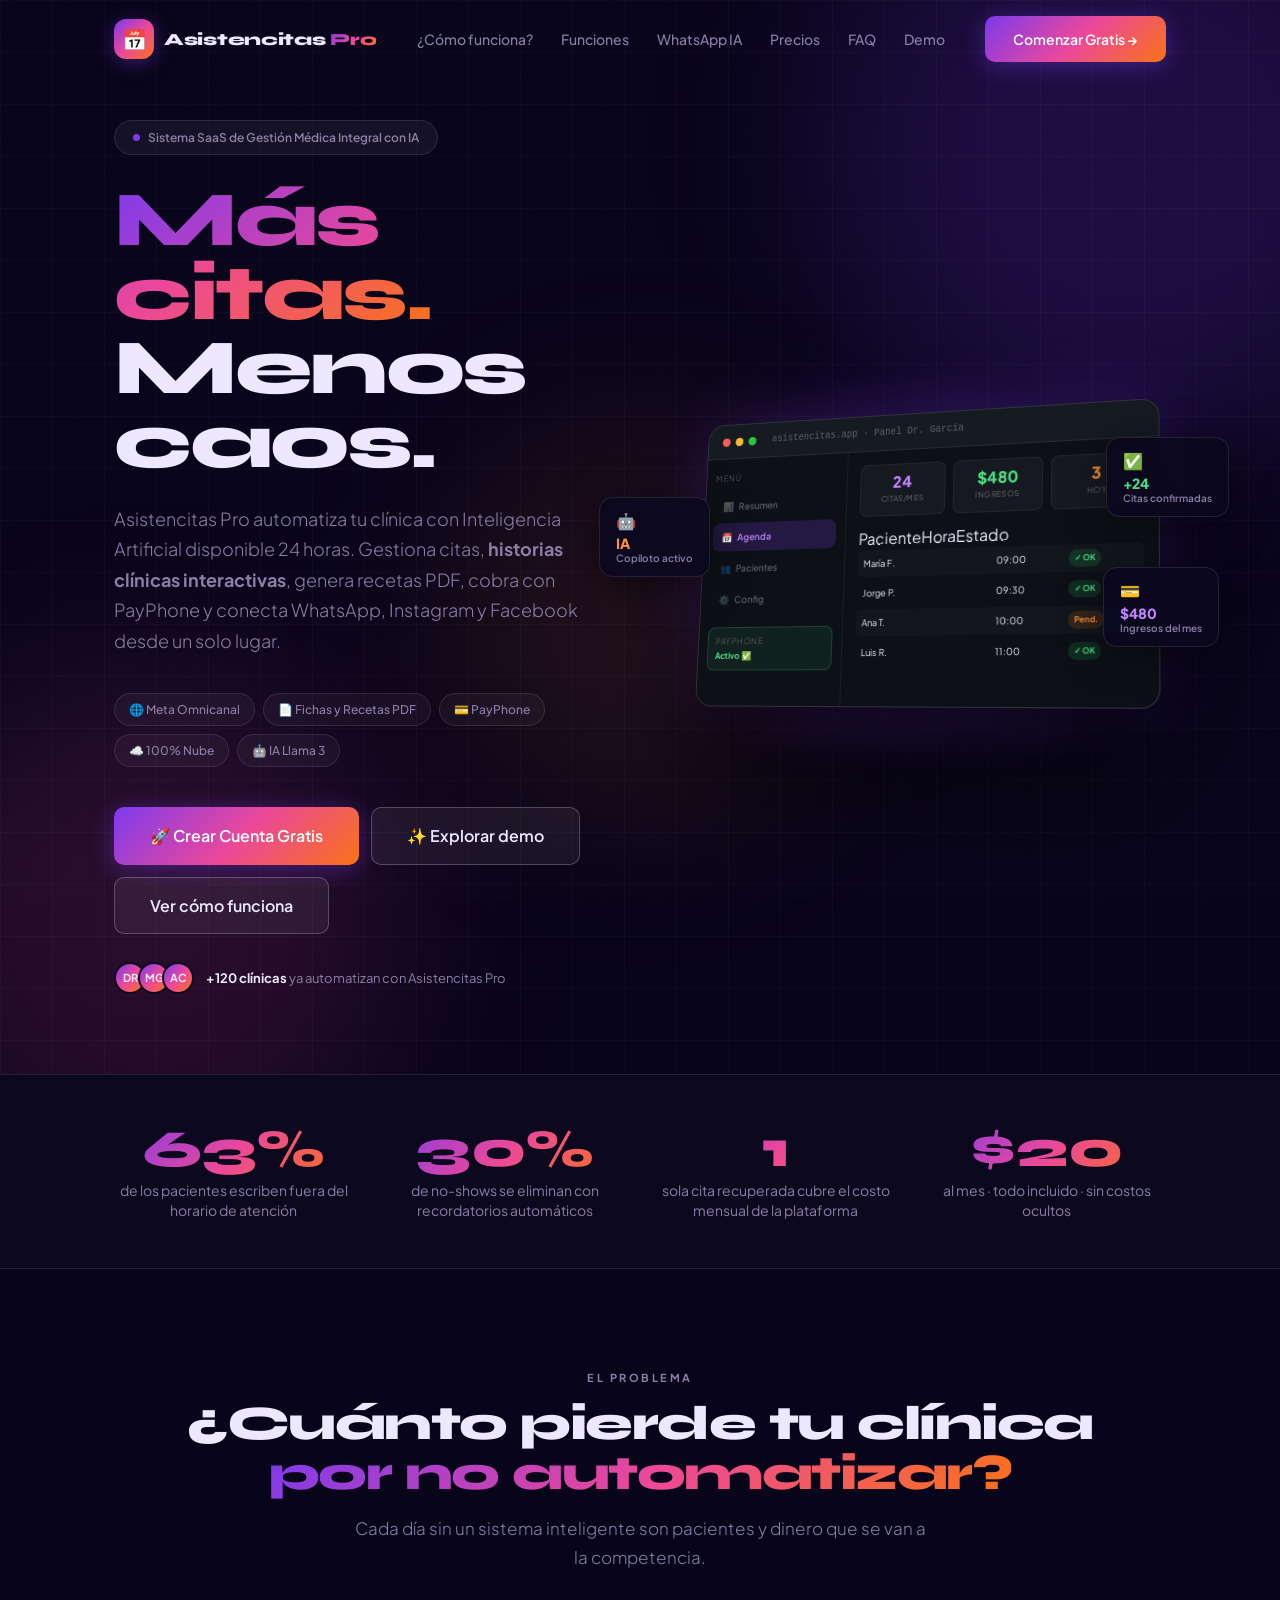
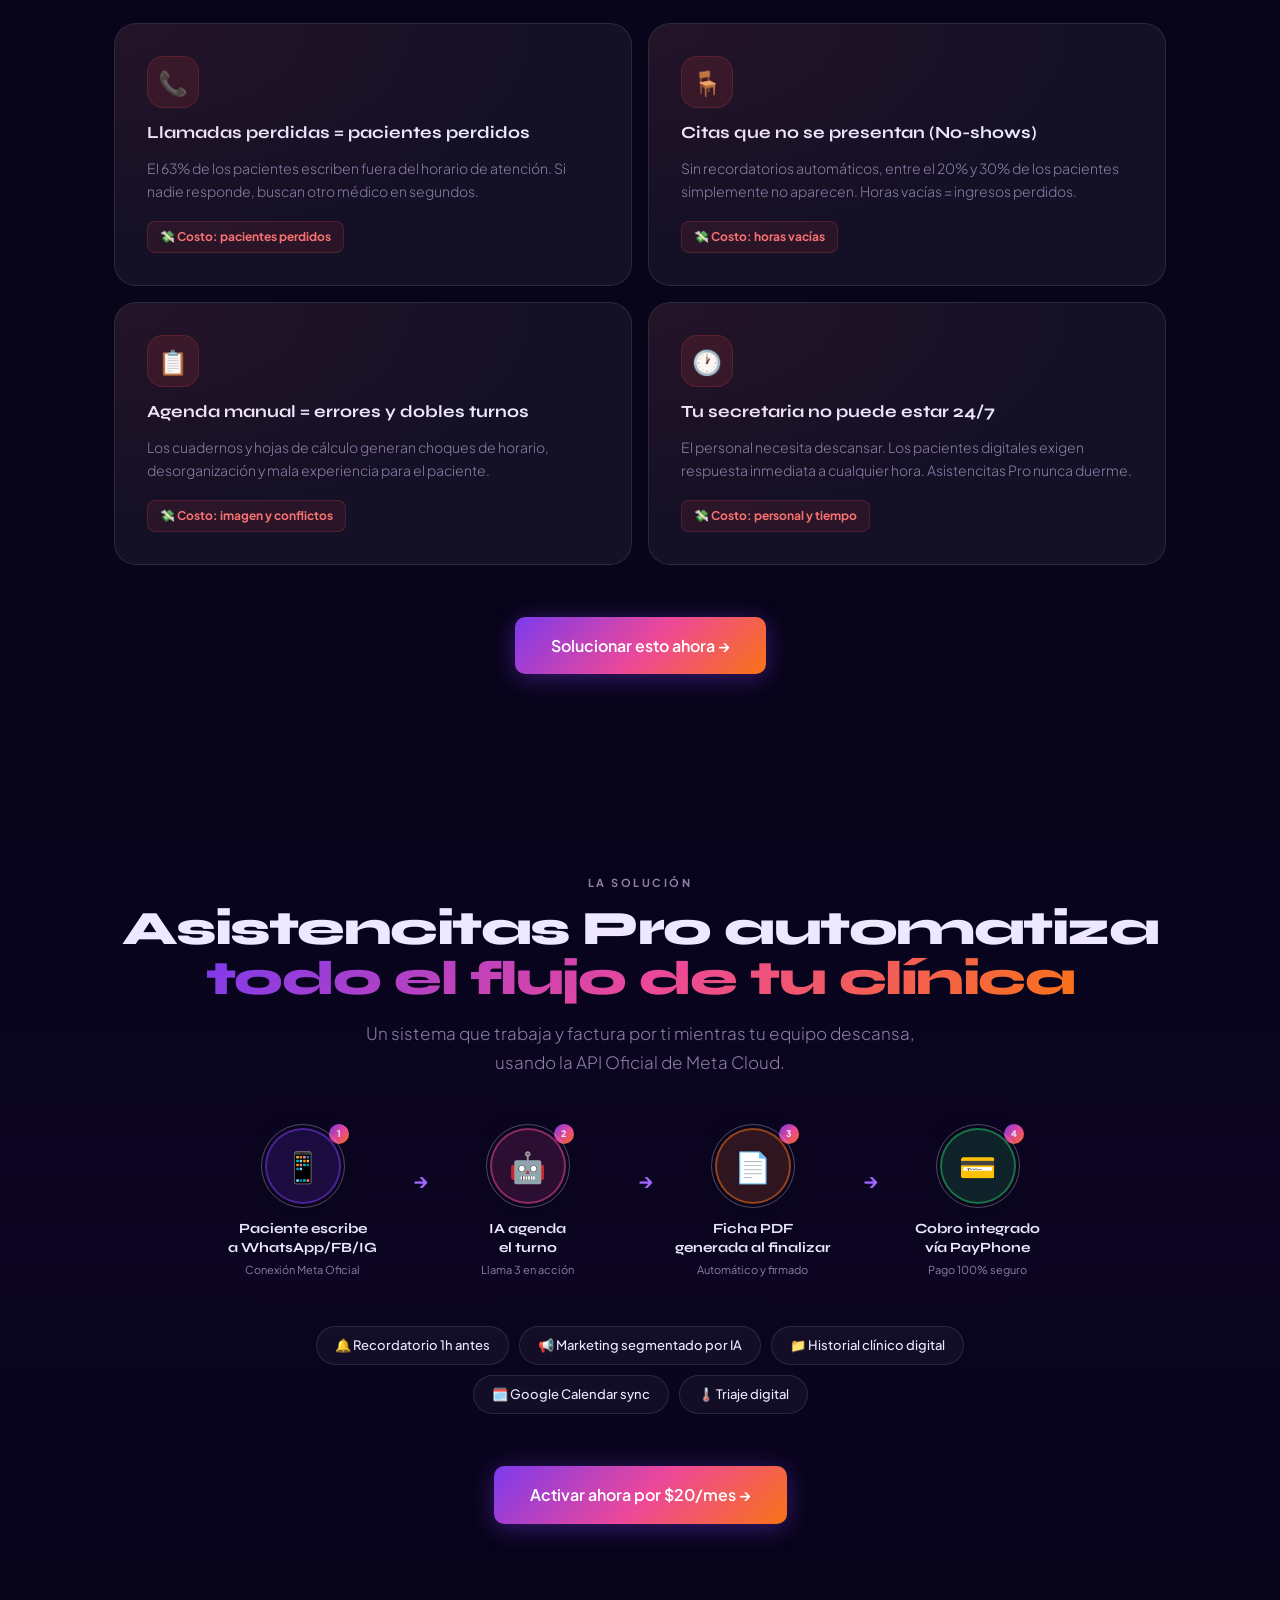
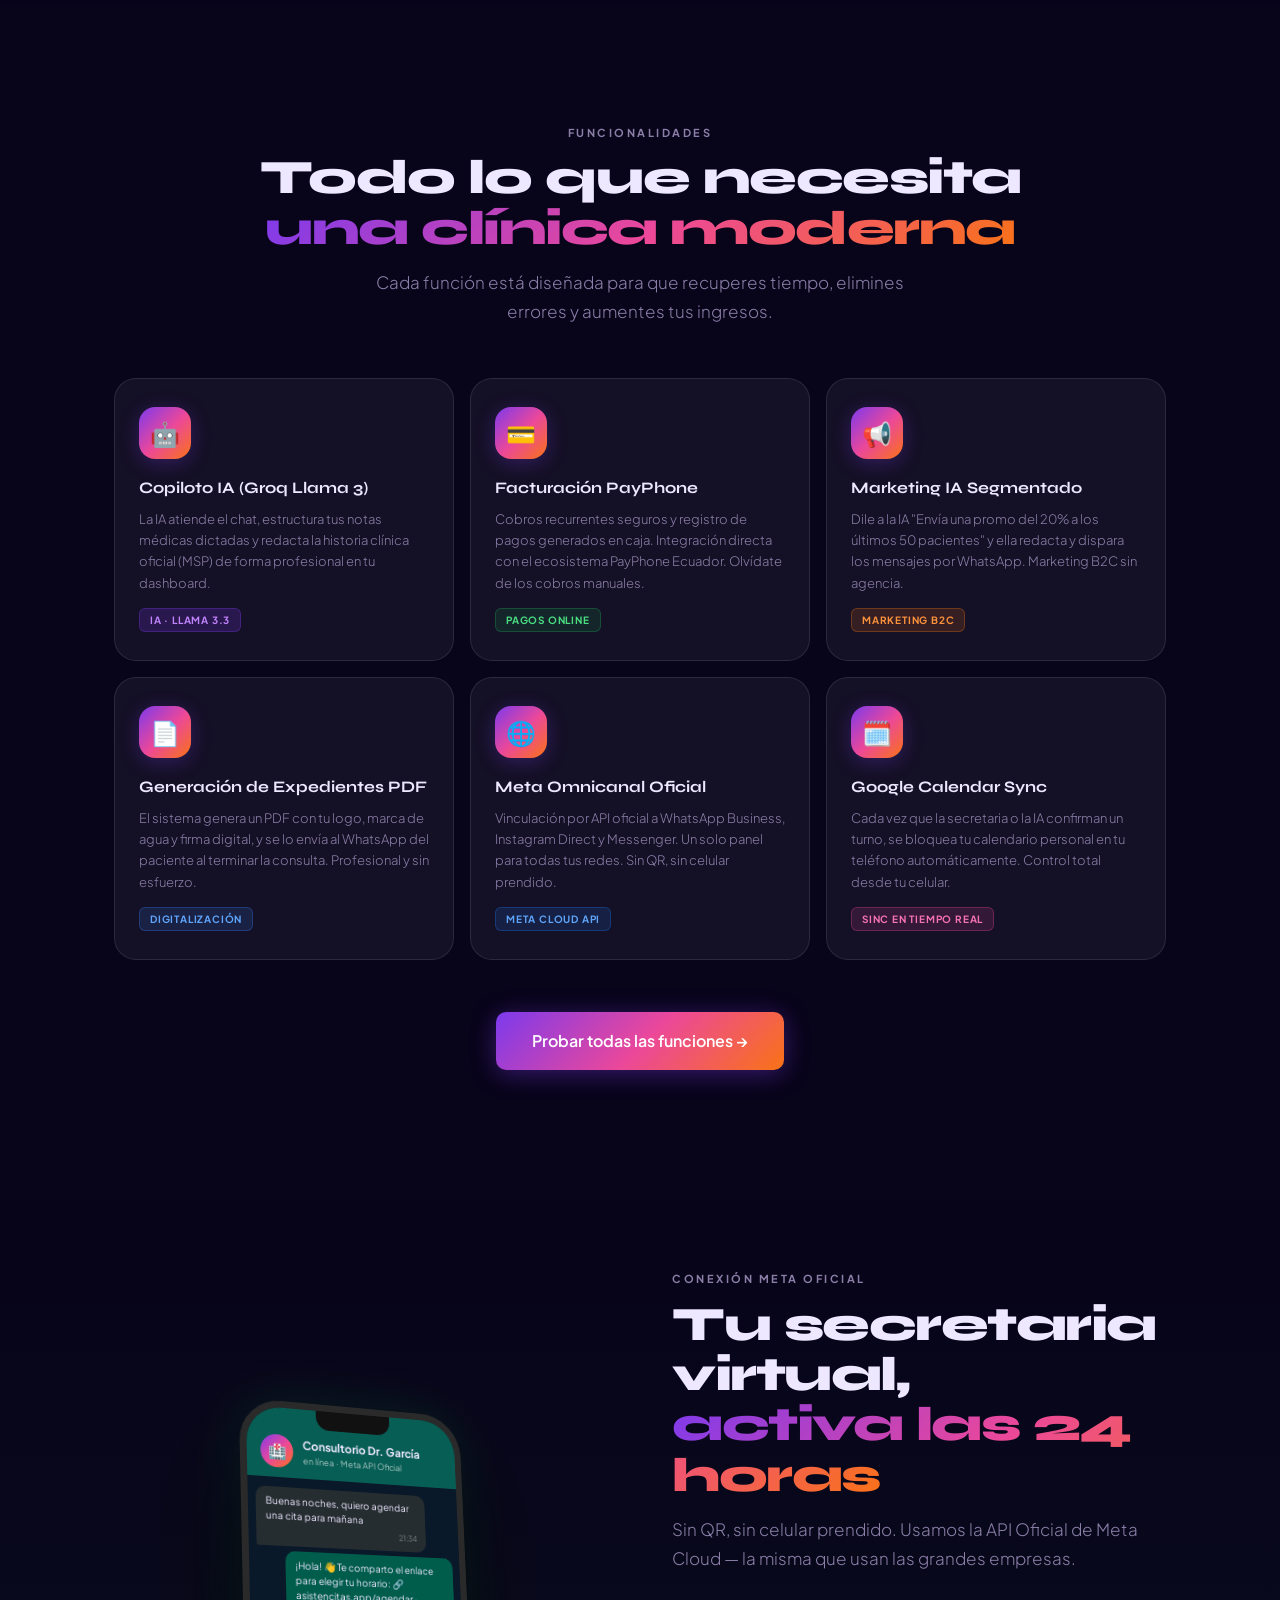
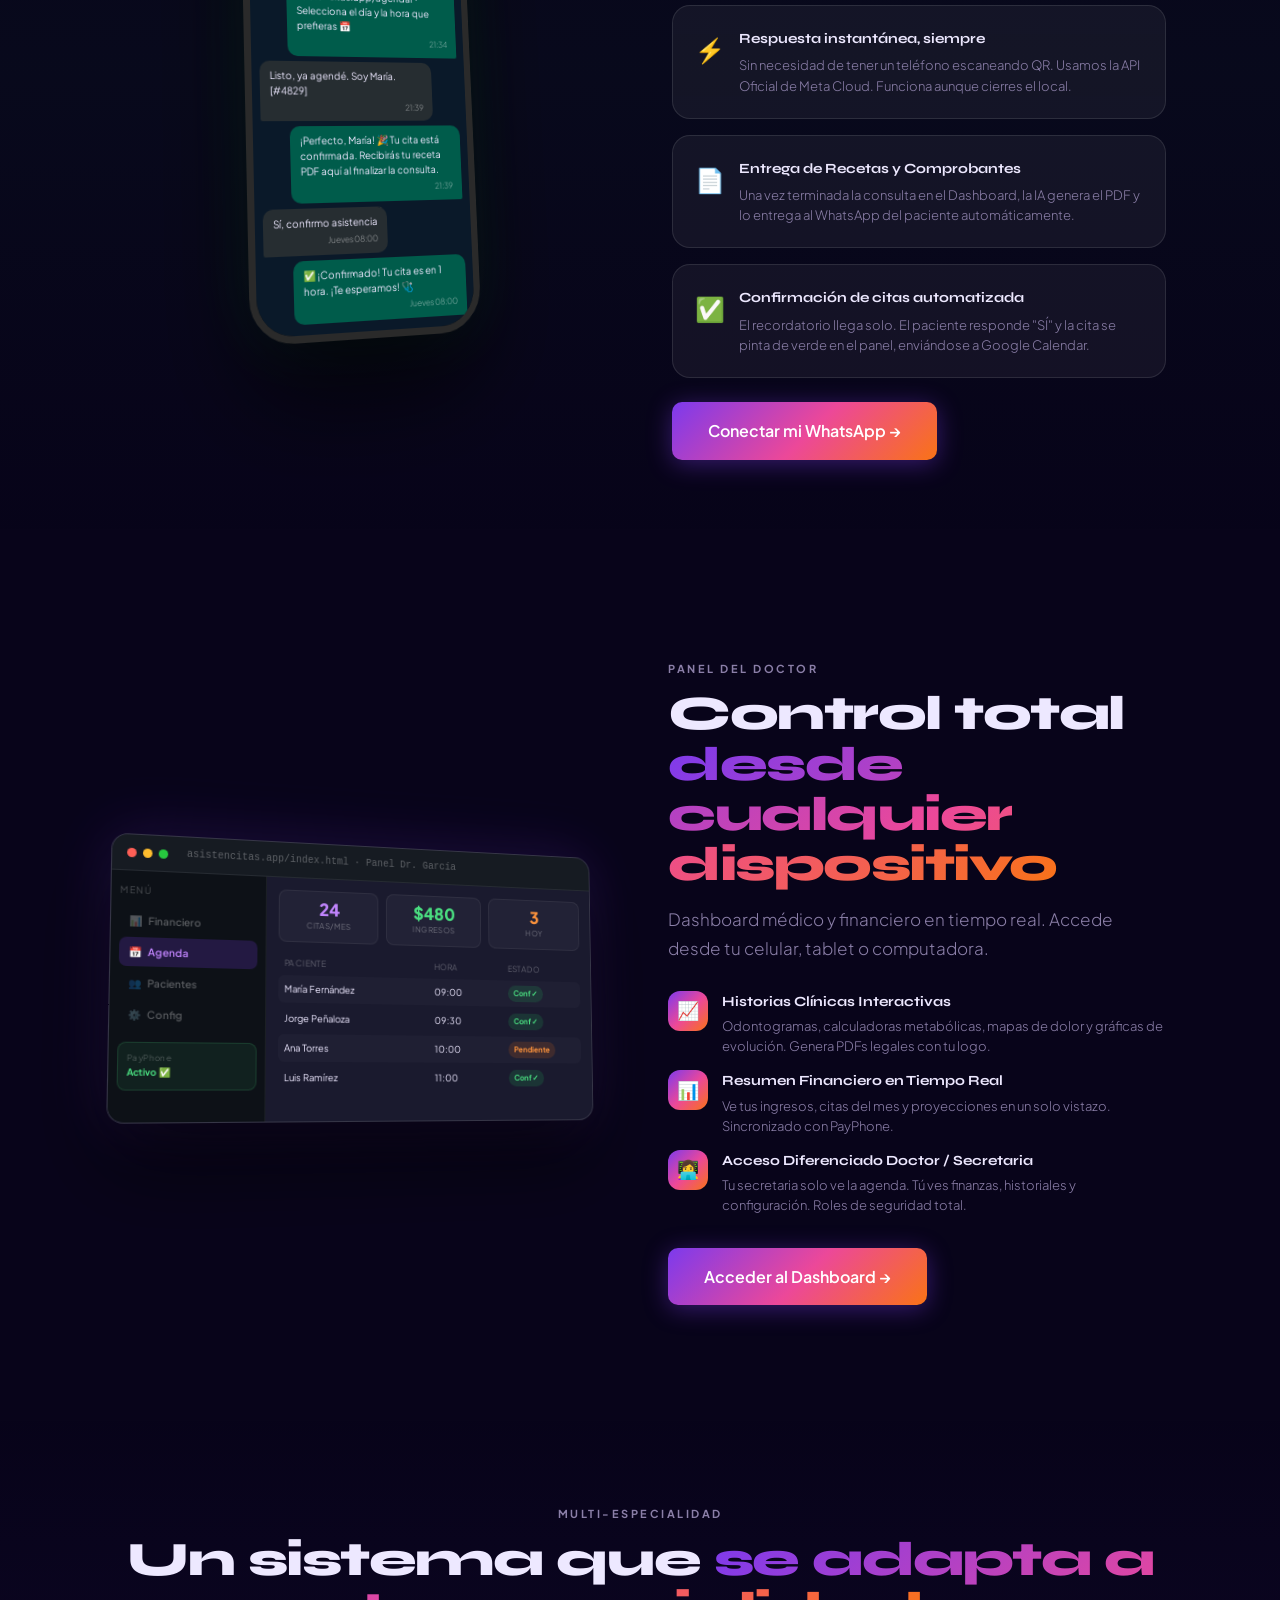
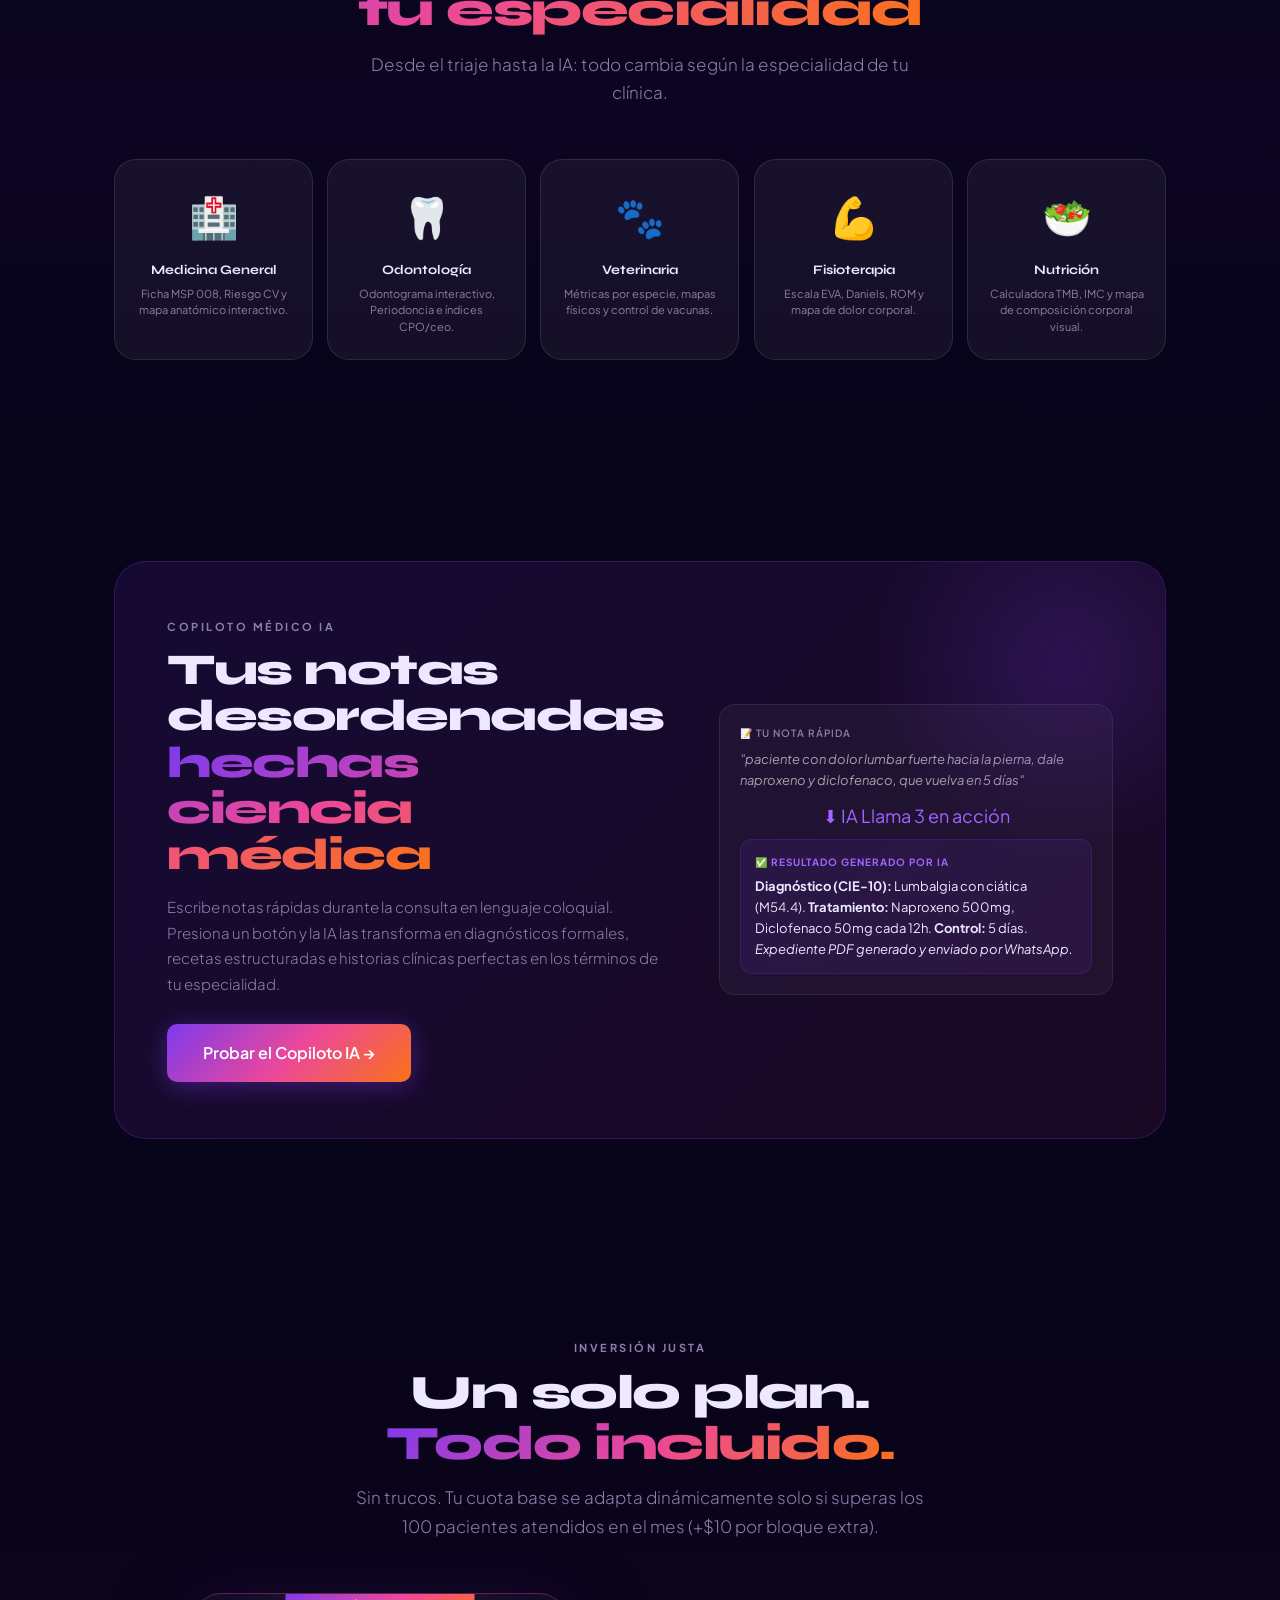
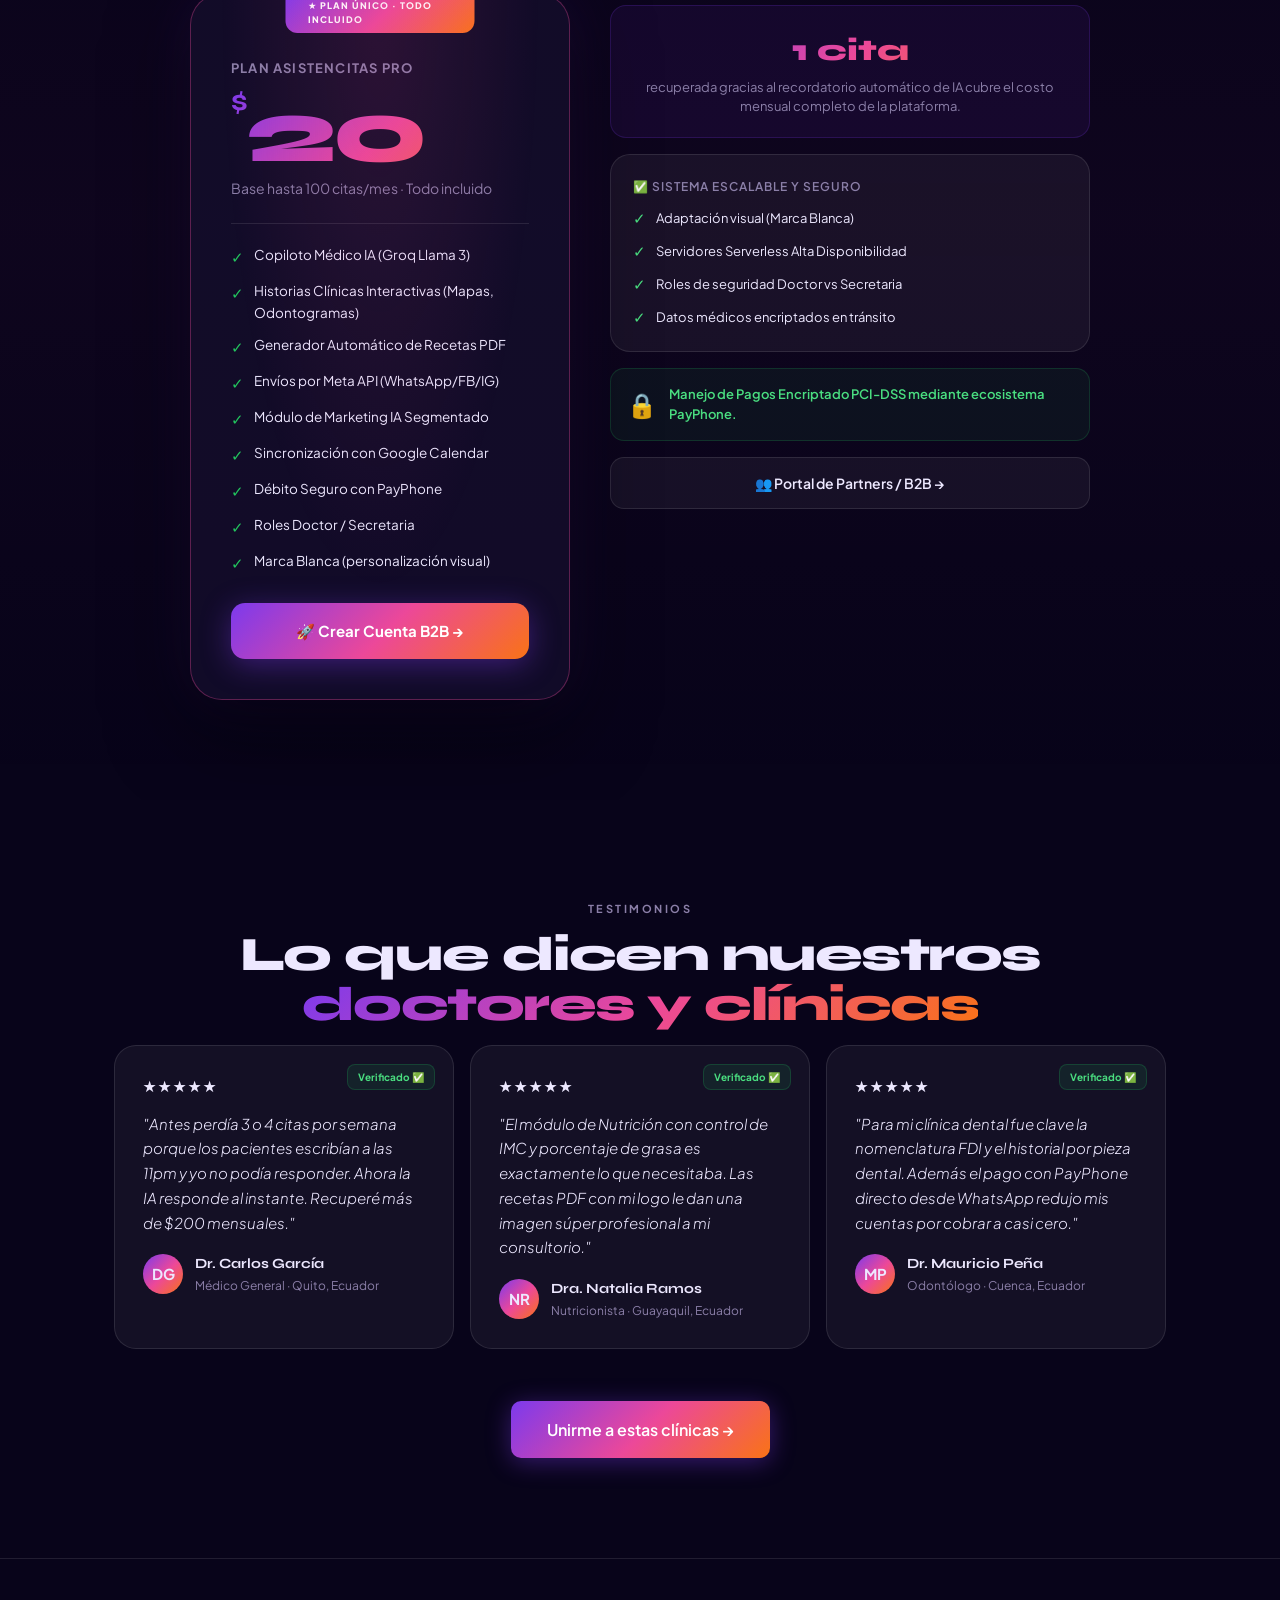
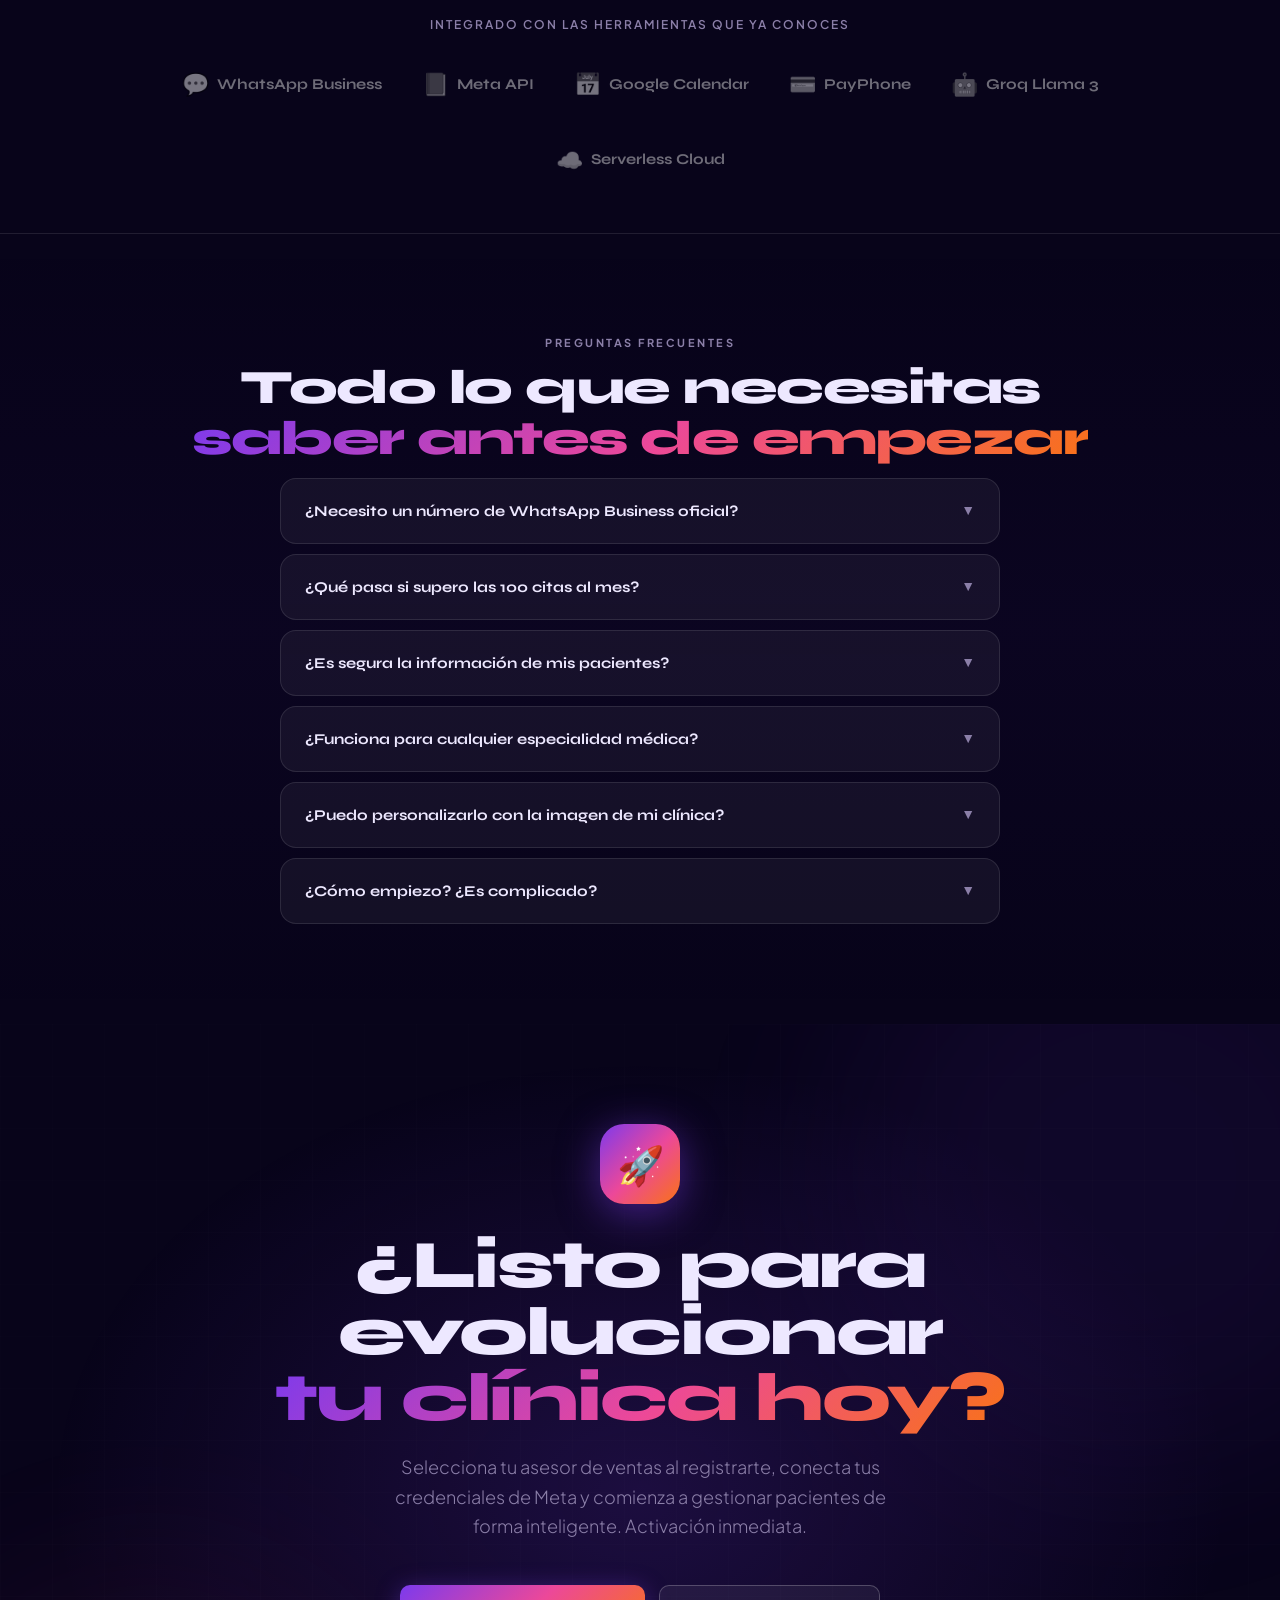
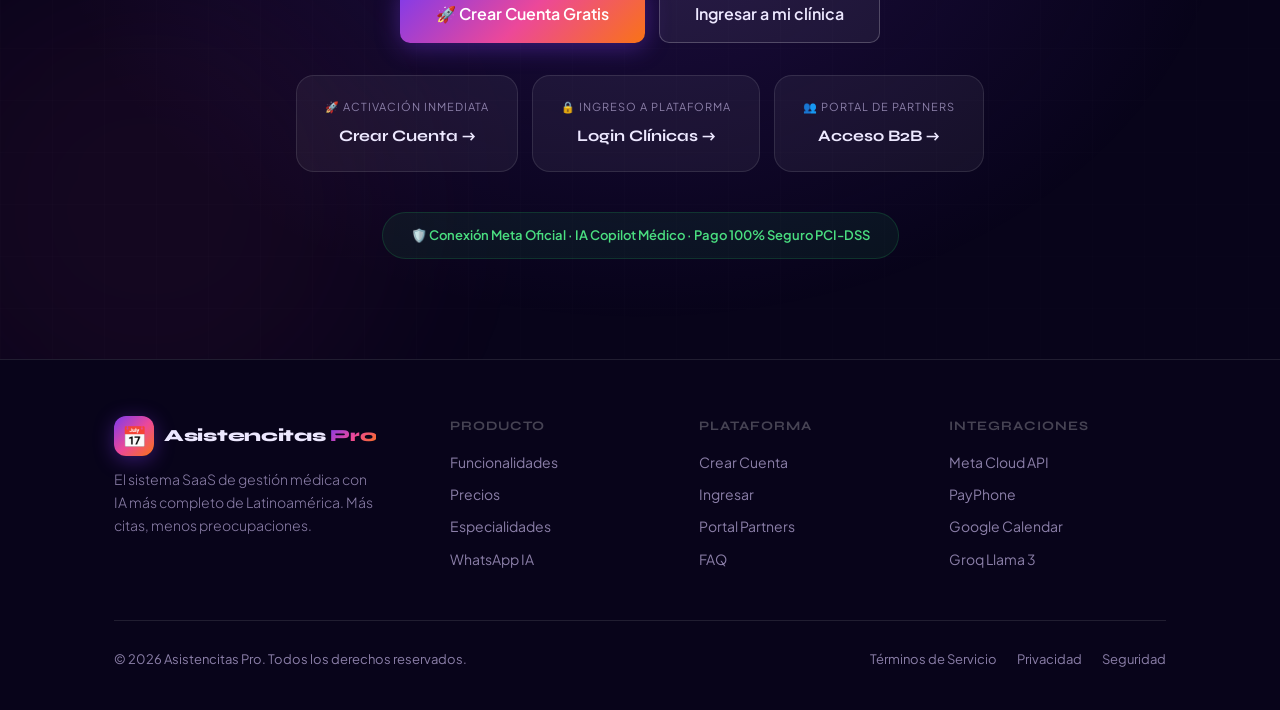
<file: ventas.html>
<!DOCTYPE html>
<html lang="es">
<head>
<meta charset="UTF-8">
<meta name="google-site-verification" content="hBdTlATs33WoHrJVVm_nwtH0o4gP1uADY6rFTn1Zg2E"/>
<meta name="viewport" content="width=device-width, initial-scale=1.0, viewport-fit=cover">
<meta name="theme-color" content="#0A061A">
<title>Asistencitas Pro — Suite Médica con IA y Expedientes Clínicos</title>
<meta name="description" content="Automatiza tu clínica con IA. Historias clínicas interactivas, WhatsApp 24/7, recetas PDF y facturación PayPhone. Todo incluido.">
<link rel="preconnect" href="https://fonts.googleapis.com">
<link href="https://fonts.googleapis.com/css2?family=Syne:wght@400;600;700;800&family=Plus+Jakarta+Sans:ital,wght@0,300;0,400;0,500;0,600;1,300&display=swap" rel="stylesheet">
<style>
/* ── VARIABLES ── */
:root{
  --pu:#7C3AED;--pu2:#9F67FF;--pk:#EC4899;--or:#F97316;--gr:#22C55E;
  --bg:#08041A;--bg2:#0F0A1E;--card:#120E28;
  --glass:rgba(255,255,255,.05);--glassb:rgba(255,255,255,.09);
  --border:rgba(255,255,255,.10);--borderh:rgba(255,255,255,.22);
  --tx:#EDE8FF;--mu:#8B7FA8;--sub:rgba(255,255,255,.25);
  --grad:linear-gradient(135deg,#7C3AED,#EC4899 52%,#F97316);
  --grad2:linear-gradient(135deg,#7C3AED,#9F67FF);
  --sh:0 20px 60px rgba(124,58,237,.25);
  --shc:0 8px 40px rgba(0,0,0,.5);
  --r:22px;--rl:32px;
}
*,*::before,*::after{box-sizing:border-box;margin:0;padding:0}
html{scroll-behavior:smooth}
body{background:var(--bg);color:var(--tx);font-family:'Plus Jakarta Sans',sans-serif;font-weight:400;line-height:1.6;overflow-x:hidden;-webkit-font-smoothing:antialiased;-moz-osx-font-smoothing:grayscale}
img{display:block;max-width:100%}
a{text-decoration:none;color:inherit}

/* ── NOISE OVERLAY ── */
body::before{content:'';position:fixed;inset:0;background-image:url("data:image/svg+xml,%3Csvg xmlns='http://www.w3.org/2000/svg' width='300' height='300'%3E%3Cfilter id='n'%3E%3CfeTurbulence type='fractalNoise' baseFrequency='.65' numOctaves='3' stitchTiles='stitch'/%3E%3C/filter%3E%3Crect width='300' height='300' filter='url(%23n)' opacity='.04'/%3E%3C/svg%3E");opacity:.5;pointer-events:none;z-index:0}

/* ── GRADIENT TEXT ── */
.gt{background:var(--grad);-webkit-background-clip:text;-webkit-text-fill-color:transparent;background-clip:text}
.gt2{background:var(--grad2);-webkit-background-clip:text;-webkit-text-fill-color:transparent;background-clip:text}

/* ── SECTION WRAPPER ── */
section{position:relative;z-index:1;overflow:hidden}
.container{max-width:1100px;margin:0 auto;padding:0 24px}

/* ── ORB BACKGROUND ── */
.orb{position:absolute;border-radius:50%;filter:blur(90px);pointer-events:none;z-index:0}
.o1{width:600px;height:600px;background:rgba(124,58,237,.18);top:-150px;right:-150px}
.o2{width:500px;height:500px;background:rgba(236,72,153,.14);bottom:-100px;left:-100px}
.o3{width:380px;height:380px;background:rgba(249,115,22,.10);top:40%;left:35%}

/* ── GRID BG ── */
.grid-bg{position:absolute;inset:0;background-image:linear-gradient(rgba(255,255,255,.025) 1px,transparent 1px),linear-gradient(90deg,rgba(255,255,255,.025) 1px,transparent 1px);background-size:52px 52px;z-index:0}

/* ── NAVBAR ── */
#navbar{position:fixed;top:0;left:0;right:0;z-index:1000;transition:all .3s;padding:16px 0}
#navbar.scrolled{background:rgba(8,4,26,.9);backdrop-filter:blur(24px);-webkit-backdrop-filter:blur(24px);border-bottom:1px solid var(--border);padding:10px 0}
.nav-inner{display:flex;align-items:center;justify-content:space-between;gap:16px}
.logo{display:flex;align-items:center;gap:10px}
.logo-icon{width:40px;height:40px;background:var(--grad);border-radius:12px;display:flex;align-items:center;justify-content:center;font-size:20px;flex-shrink:0;box-shadow:0 4px 20px rgba(124,58,237,.4)}
.logo-name{font-family:'Syne',sans-serif;font-size:17px;font-weight:800;letter-spacing:-.3px}
.logo-name span{background:var(--grad);-webkit-background-clip:text;-webkit-text-fill-color:transparent;background-clip:text}
.nav-links{display:flex;gap:28px;list-style:none}
.nav-links a{font-size:14px;font-weight:500;color:var(--mu);transition:color .2s}
.nav-links a:hover{color:var(--tx)}
.nav-cta{display:flex;align-items:center;gap:10px}
.btn{display:inline-flex;align-items:center;justify-content:center;gap:8px;border-radius:100px;font-family:'Plus Jakarta Sans',sans-serif;font-weight:600;cursor:pointer;transition:all .25s;white-space:nowrap;border:none;outline:none}
.btn-ghost{background:var(--glass);border:1px solid var(--border);color:var(--tx);padding:10px 22px;font-size:14px}
.btn-ghost:hover{background:var(--glassb);border-color:var(--borderh);transform:translateY(-1px)}
.btn-primary{background:var(--grad);color:#fff;padding:12px 28px;font-size:14px;box-shadow:0 4px 24px rgba(124,58,237,.4)}
.btn-primary:hover{transform:translateY(-2px);box-shadow:0 8px 32px rgba(124,58,237,.5)}
.btn-primary:active{transform:translateY(0)}
.btn-xl{padding:16px 36px;font-size:16px;border-radius:100px}
.btn-xl-ghost{padding:15px 35px;font-size:16px;border-radius:100px;background:rgba(255,255,255,.06);border:1px solid var(--borderh);color:var(--tx)}
.btn-xl-ghost:hover{background:rgba(255,255,255,.10);border-color:rgba(255,255,255,.3);transform:translateY(-2px)}
#hamburger{display:none;background:var(--glass);border:1px solid var(--border);border-radius:10px;padding:8px;cursor:pointer;color:var(--tx);font-size:20px;line-height:1}
.mobile-menu{display:none;position:fixed;inset:0;background:rgba(8,4,26,.98);z-index:999;flex-direction:column;align-items:center;justify-content:center;gap:24px}
.mobile-menu.open{display:flex}
.mobile-menu a{font-family:'Syne',sans-serif;font-size:28px;font-weight:700;color:var(--tx);text-align:center}
.mobile-close{position:absolute;top:24px;right:24px;background:var(--glass);border:1px solid var(--border);border-radius:10px;padding:10px;cursor:pointer;color:var(--tx);font-size:22px;line-height:1}

/* ── HERO ── */
#hero{min-height:100svh;display:flex;align-items:center;padding:120px 0 80px}
.hero-inner{display:grid;grid-template-columns:1fr 1fr;gap:64px;align-items:center}
.hero-left{z-index:2;position:relative}
.hero-badge{display:inline-flex;align-items:center;gap:8px;background:var(--glass);border:1px solid var(--border);border-radius:100px;padding:7px 18px;font-size:12px;font-weight:600;color:var(--mu);margin-bottom:28px}
.badge-dot{width:7px;height:7px;border-radius:50%;background:var(--pu);animation:pulse 2s infinite}
@keyframes pulse{0%,100%{box-shadow:0 0 0 0 rgba(124,58,237,.7)}60%{box-shadow:0 0 0 8px rgba(124,58,237,0)}}
.hero-h1{font-family:'Syne',sans-serif;font-size:clamp(46px,7vw,78px);font-weight:800;line-height:.95;letter-spacing:-2.5px;margin-bottom:24px}
.hero-sub{font-size:clamp(15px,2vw,18px);color:var(--mu);font-weight:300;line-height:1.7;max-width:500px;margin-bottom:36px}
.hero-pills{display:flex;flex-wrap:wrap;gap:8px;margin-bottom:40px}
.hpill{display:inline-flex;align-items:center;gap:6px;background:rgba(255,255,255,.04);border:1px solid var(--border);border-radius:100px;padding:6px 14px;font-size:12px;font-weight:500;color:var(--mu)}
.hero-ctas{display:flex;gap:12px;flex-wrap:wrap}
.hero-trust{display:flex;align-items:center;gap:12px;margin-top:28px}
.trust-avatars{display:flex}
.trust-av{width:32px;height:32px;border-radius:50%;border:2px solid var(--bg2);background:var(--grad);display:flex;align-items:center;justify-content:center;font-size:11px;font-weight:700;margin-left:-8px}
.trust-av:first-child{margin-left:0}
.trust-text{font-size:13px;color:var(--mu)}
.trust-text strong{color:var(--tx)}

/* ── HERO DEVICE ── */
.hero-right{display:flex;align-items:center;justify-content:center;position:relative}
.device-wrap{position:relative}
.device-glow{position:absolute;inset:-40px;background:radial-gradient(ellipse at center,rgba(124,58,237,.35) 0%,transparent 70%);border-radius:50%;pointer-events:none;z-index:0}
.device-float{
  width:480px;max-width:100%;
  background:#0D1117;
  border-radius:18px;
  border:1px solid rgba(255,255,255,.15);
  box-shadow:0 60px 120px rgba(0,0,0,.7),0 0 80px rgba(124,58,237,.25),inset 0 1px 0 rgba(255,255,255,.1);
  transform:perspective(1400px) rotateX(10deg) rotateY(-18deg) rotateZ(1.5deg);
  animation:floatDevice 9s ease-in-out infinite;
  position:relative;z-index:1;overflow:hidden
}
@keyframes floatDevice{
  0%,100%{transform:perspective(1400px) rotateX(10deg) rotateY(-18deg) rotateZ(1.5deg) translateY(0)}
  50%{transform:perspective(1400px) rotateX(7deg) rotateY(-15deg) rotateZ(1.5deg) translateY(-18px)}
}
.dev-top{background:#161B22;border-bottom:1px solid rgba(255,255,255,.08);padding:10px 16px;display:flex;align-items:center;gap:6px}
.dev-dot{width:9px;height:9px;border-radius:50%}
.dev-url{margin-left:12px;font-size:10px;color:rgba(255,255,255,.3);font-family:monospace}
.dev-body{display:grid;grid-template-columns:160px 1fr;height:260px}
.dev-sidebar{background:#0D1117;border-right:1px solid rgba(255,255,255,.06);padding:14px 10px}
.dev-nav{padding:7px 10px;border-radius:8px;font-size:10px;font-weight:600;display:flex;align-items:center;gap:6px;margin-bottom:3px;cursor:default}
.dev-nav.act{background:rgba(124,58,237,.2);color:#C084FC}
.dev-nav.off{color:rgba(255,255,255,.3)}
.dev-payphone{background:rgba(74,222,128,.08);border:1px solid rgba(74,222,128,.2);border-radius:8px;padding:7px 8px;margin-top:10px}
.dev-payphone-label{font-size:9px;color:rgba(255,255,255,.25);text-transform:uppercase;letter-spacing:.5px}
.dev-payphone-val{font-size:9px;color:#4ADE80;font-weight:700}
.dev-main{padding:14px}
.dev-kpis{display:grid;grid-template-columns:repeat(3,1fr);gap:8px;margin-bottom:10px}
.dev-kpi{background:rgba(255,255,255,.04);border:1px solid rgba(255,255,255,.06);border-radius:8px;padding:10px;text-align:center}
.dev-kpi-val{font-size:16px;font-weight:800;line-height:1}
.dev-kpi-lab{font-size:8px;color:rgba(255,255,255,.35);text-transform:uppercase;letter-spacing:.4px;margin-top:3px}
.dev-row{display:grid;grid-template-columns:2fr 1fr 1fr;gap:4px;padding:5px 6px;border-radius:6px;font-size:9.5px;align-items:center;margin-bottom:3px}
.dev-row:nth-child(odd){background:rgba(255,255,255,.025)}
.dev-tag{display:inline-block;padding:2px 6px;border-radius:12px;font-size:8px;font-weight:700}
.tag-g{background:rgba(34,197,94,.15);color:#4ADE80}
.tag-o{background:rgba(249,115,22,.15);color:#FB923C}
.dev-shadow{position:absolute;bottom:-30px;left:50%;transform:translateX(-50%);width:70%;height:30px;background:rgba(124,58,237,.3);filter:blur(20px);border-radius:50%}

/* Floating badges around device */
.float-badge{
  position:absolute;z-index:3;background:rgba(12,8,30,.9);border:1px solid var(--border);
  border-radius:14px;padding:10px 16px;backdrop-filter:blur(20px);-webkit-backdrop-filter:blur(20px);
  box-shadow:var(--shc);white-space:nowrap;font-size:12px;font-weight:600;
}
.fb1{top:10%;right:-70px;animation:floatBadge 7s ease-in-out infinite}
.fb2{bottom:20%;right:-60px;animation:floatBadge 8s ease-in-out infinite .5s}
.fb3{top:30%;left:-80px;animation:floatBadge 6s ease-in-out infinite 1s}
@keyframes floatBadge{0%,100%{transform:translateY(0)}50%{transform:translateY(-8px)}}
.fb-icon{font-size:16px;margin-bottom:2px}
.fb-val{font-size:14px;font-weight:800;line-height:1}
.fb-lab{font-size:10px;color:var(--mu)}

/* ── STATS BAR ── */
#stats{padding:48px 0;border-top:1px solid var(--border);border-bottom:1px solid var(--border);background:rgba(255,255,255,.018)}
.stats-grid{display:grid;grid-template-columns:repeat(4,1fr);gap:32px;text-align:center}
.stat-num{font-family:'Syne',sans-serif;font-size:clamp(36px,5vw,52px);font-weight:800;line-height:1;background:var(--grad);-webkit-background-clip:text;-webkit-text-fill-color:transparent;background-clip:text}
.stat-label{font-size:14px;color:var(--mu);font-weight:400;margin-top:6px;line-height:1.4}
.stat-divider{width:1px;background:var(--border)}

/* ── SECTION HEADER ── */
.sec-label{font-size:11px;font-weight:700;letter-spacing:2.5px;text-transform:uppercase;color:var(--mu);margin-bottom:12px;text-align:center}
.sec-h2{font-family:'Syne',sans-serif;font-size:clamp(30px,4.5vw,48px);font-weight:800;letter-spacing:-1.5px;text-align:center;line-height:1.05;margin-bottom:14px}
.sec-p{font-size:17px;color:var(--mu);text-align:center;max-width:580px;margin:0 auto 52px;font-weight:300;line-height:1.7}

/* ── CTA STRIP ── */
.cta-strip{margin-top:52px;text-align:center}

/* ── REVEAL ANIMATION ── */
.reveal{opacity:0;transform:translateY(32px);transition:opacity .7s ease,transform .7s ease}
.reveal.revealed{opacity:1;transform:translateY(0)}
.reveal-l{opacity:0;transform:translateX(-32px);transition:opacity .7s ease,transform .7s ease}
.reveal-l.revealed{opacity:1;transform:translateX(0)}
.reveal-r{opacity:0;transform:translateX(32px);transition:opacity .7s ease,transform .7s ease}
.reveal-r.revealed{opacity:1;transform:translateX(0)}
.delay-1{transition-delay:.1s}.delay-2{transition-delay:.2s}.delay-3{transition-delay:.3s}.delay-4{transition-delay:.4s}.delay-5{transition-delay:.5s}

/* ── PROBLEMS ── */
#problems{padding:100px 0}
.prob-grid{display:grid;grid-template-columns:repeat(2,1fr);gap:16px}
.prob-card{
  background:var(--glass);border:1px solid var(--border);border-radius:var(--r);padding:32px;
  display:flex;flex-direction:column;gap:14px;position:relative;overflow:hidden;
  transition:border-color .3s,box-shadow .3s,transform .4s cubic-bezier(.17,.67,.35,1.2);
  will-change:transform;cursor:default
}
.prob-card:hover{border-color:rgba(239,68,68,.35);box-shadow:0 20px 60px rgba(0,0,0,.4),inset 0 1px 0 rgba(255,255,255,.08)}
.prob-card::before{content:'';position:absolute;inset:0;background:radial-gradient(ellipse at 0 0,rgba(239,68,68,.07),transparent 60%);pointer-events:none}
.card-shine{position:absolute;inset:0;pointer-events:none;opacity:0;transition:opacity .3s;border-radius:inherit}
.prob-card:hover .card-shine{opacity:1}
.prob-icon-wrap{width:52px;height:52px;border-radius:16px;background:rgba(239,68,68,.12);border:1px solid rgba(239,68,68,.2);display:flex;align-items:center;justify-content:center;font-size:24px}
.prob-title{font-family:'Syne',sans-serif;font-size:17px;font-weight:700;line-height:1.25}
.prob-desc{font-size:14px;color:var(--mu);line-height:1.65;font-weight:300}
.prob-cost{display:inline-flex;align-items:center;gap:6px;background:rgba(239,68,68,.1);border:1px solid rgba(239,68,68,.2);color:#F87171;border-radius:8px;padding:5px 12px;font-size:12px;font-weight:700;align-self:flex-start;margin-top:4px}

/* ── SOLUTION ── */
#solution{padding:100px 0;background:linear-gradient(180deg,transparent,rgba(124,58,237,.04) 50%,transparent)}
.sol-steps{display:grid;grid-template-columns:repeat(4,1fr);gap:0;position:relative;max-width:900px;margin:0 auto 48px}
.sol-step{display:flex;flex-direction:column;align-items:center;text-align:center;padding:0 8px;position:relative}
.sol-step:not(:last-child)::after{content:'→';position:absolute;right:-14px;top:36px;font-size:20px;color:var(--pu2);font-weight:700}
.sol-bubble{width:76px;height:76px;border-radius:50%;display:flex;align-items:center;justify-content:center;font-size:30px;margin-bottom:16px;border:2px solid;position:relative;box-shadow:0 8px 30px rgba(0,0,0,.3)}
.sol-bubble::before{content:'';position:absolute;inset:-6px;border-radius:50%;border:1px solid;opacity:.3;animation:soLpulse 3s ease-in-out infinite}
@keyframes soLpulse{0%,100%{transform:scale(1);opacity:.3}50%{transform:scale(1.08);opacity:.08}}
.sol-step-num{width:20px;height:20px;border-radius:50%;background:var(--grad);font-size:9px;font-weight:800;display:flex;align-items:center;justify-content:center;position:absolute;top:-4px;right:calc(50% - 46px)}
.sol-step-label{font-family:'Syne',sans-serif;font-size:14px;font-weight:700;line-height:1.3;margin-bottom:4px}
.sol-step-sub{font-size:11px;color:var(--mu)}
.sol-pills{display:flex;flex-wrap:wrap;gap:10px;justify-content:center;max-width:800px;margin:0 auto}
.spill{background:rgba(255,255,255,.04);border:1px solid var(--border);border-radius:100px;padding:8px 18px;font-size:13px;font-weight:500;color:var(--tx)}

/* ── FEATURES ── */
#features{padding:100px 0}
.feat-grid{display:grid;grid-template-columns:repeat(3,1fr);gap:16px}
.feat-card{
  background:var(--glass);border:1px solid var(--border);border-radius:var(--r);padding:28px 24px;
  position:relative;overflow:hidden;
  transition:border-color .3s,box-shadow .3s,transform .4s cubic-bezier(.17,.67,.35,1.2);
  will-change:transform;cursor:default
}
.feat-card:hover{border-color:rgba(124,58,237,.35);box-shadow:0 24px 70px rgba(0,0,0,.4),0 0 0 1px rgba(124,58,237,.1),inset 0 1px 0 rgba(255,255,255,.08)}
.feat-icon-wrap{width:52px;height:52px;border-radius:16px;background:var(--grad);display:flex;align-items:center;justify-content:center;font-size:24px;margin-bottom:16px;box-shadow:0 4px 20px rgba(124,58,237,.3)}
.feat-title{font-family:'Syne',sans-serif;font-size:16px;font-weight:700;margin-bottom:8px}
.feat-desc{font-size:13px;color:var(--mu);line-height:1.65;font-weight:300}
.feat-badge{display:inline-block;margin-top:14px;font-size:10px;font-weight:700;letter-spacing:.8px;padding:3px 10px;border-radius:6px}
.b-ai{background:rgba(124,58,237,.2);color:#C084FC;border:1px solid rgba(124,58,237,.3)}
.b-pay{background:rgba(34,197,94,.12);color:#4ADE80;border:1px solid rgba(34,197,94,.25)}
.b-mkt{background:rgba(249,115,22,.15);color:#FB923C;border:1px solid rgba(249,115,22,.3)}
.b-pdf{background:rgba(59,130,246,.15);color:#60A5FA;border:1px solid rgba(59,130,246,.3)}
.b-meta{background:rgba(29,120,242,.15);color:#60A5FA;border:1px solid rgba(29,120,242,.3)}
.b-cal{background:rgba(236,72,153,.15);color:#F472B6;border:1px solid rgba(236,72,153,.3)}

/* ── WHATSAPP ── */
#whatsapp{padding:100px 0;background:linear-gradient(180deg,transparent,rgba(34,197,94,.03) 50%,transparent)}
.wa-inner{display:grid;grid-template-columns:1fr 1fr;gap:64px;align-items:center}
/* 3D phone */
.phone-scene{display:flex;justify-content:center;align-items:center;perspective:1200px}
.phone-3d{
  width:240px;flex-shrink:0;
  background:#111;border-radius:44px;
  border:7px solid #2a2a2a;
  box-shadow:0 50px 100px rgba(0,0,0,.7),0 0 60px rgba(34,197,94,.15),inset 0 1px 0 rgba(255,255,255,.06);
  transform:rotateX(8deg) rotateY(20deg) rotateZ(-2deg);
  animation:floatPhone 8s ease-in-out infinite;overflow:hidden;
  position:relative
}
@keyframes floatPhone{0%,100%{transform:rotateX(8deg) rotateY(20deg) rotateZ(-2deg) translateY(0)}50%{transform:rotateX(5deg) rotateY(18deg) rotateZ(-2deg) translateY(-14px)}}
.phone-notch{width:80px;height:20px;background:#111;border-radius:0 0 14px 14px;position:absolute;top:0;left:50%;transform:translateX(-50%);z-index:10}
.wa-hdr{background:#075E54;padding:28px 14px 10px;display:flex;align-items:center;gap:10px}
.wa-av{width:34px;height:34px;border-radius:50%;background:var(--grad);display:flex;align-items:center;justify-content:center;font-size:15px;flex-shrink:0}
.wa-nm{font-size:12px;font-weight:700}
.wa-st{font-size:9px;color:rgba(255,255,255,.65)}
.wa-msgs{padding:10px 8px;display:flex;flex-direction:column;gap:5px;background:#0A1929;min-height:220px}
.wm{max-width:86%;padding:7px 10px;border-radius:10px;font-size:10px;line-height:1.5;position:relative}
.wm.r{background:#262D31;align-self:flex-start;border-bottom-left-radius:2px}
.wm.s{background:#005C4B;align-self:flex-end;border-bottom-right-radius:2px}
.wm-t{font-size:8.5px;color:rgba(255,255,255,.4);text-align:right;margin-top:3px}
/* WA features list */
.wa-features{display:flex;flex-direction:column;gap:16px}
.wa-feat{background:var(--glass);border:1px solid var(--border);border-radius:18px;padding:22px;display:flex;align-items:flex-start;gap:14px;transition:border-color .3s,transform .3s}
.wa-feat:hover{border-color:rgba(34,197,94,.3);transform:translateX(4px)}
.wa-fi{font-size:24px;flex-shrink:0;margin-top:2px}
.wa-ft{font-family:'Syne',sans-serif;font-size:14px;font-weight:700;margin-bottom:5px}
.wa-fd{font-size:13px;color:var(--mu);line-height:1.55;font-weight:300}
.wa-cta-wrap{margin-top:24px}

/* ── DASHBOARD ── */
#dashboard{padding:100px 0}
.dash-inner{display:grid;grid-template-columns:1fr 1fr;gap:56px;align-items:center}
.dash-text{order:2}
.dash-visual{order:1}
.dash-laptop{
  position:relative;
  background:#1a1a2e;border-radius:16px;
  border:1px solid rgba(255,255,255,.12);
  box-shadow:0 40px 80px rgba(0,0,0,.6),0 0 60px rgba(124,58,237,.2),inset 0 1px 0 rgba(255,255,255,.08);
  transform:perspective(1200px) rotateX(5deg) rotateY(15deg);
  animation:floatLap 10s ease-in-out infinite;overflow:hidden;
}
@keyframes floatLap{0%,100%{transform:perspective(1200px) rotateX(5deg) rotateY(15deg) translateY(0)}50%{transform:perspective(1200px) rotateX(3deg) rotateY(13deg) translateY(-12px)}}
.dl-top{background:#161B22;border-bottom:1px solid rgba(255,255,255,.07);padding:9px 14px;display:flex;align-items:center;gap:6px}
.dl-body{display:grid;grid-template-columns:150px 1fr;height:240px}
.dl-sb{background:#0D1117;border-right:1px solid rgba(255,255,255,.06);padding:12px 8px}
.dl-ni{padding:6px 9px;border-radius:7px;font-size:10px;font-weight:600;display:flex;align-items:center;gap:6px;margin-bottom:2px;cursor:default}
.dl-ni.a{background:rgba(124,58,237,.2);color:#C084FC}
.dl-ni.i{color:rgba(255,255,255,.3)}
.dl-main{padding:12px}
.dl-kpis{display:grid;grid-template-columns:repeat(3,1fr);gap:8px;margin-bottom:10px}
.dl-kpi{background:rgba(255,255,255,.04);border:1px solid rgba(255,255,255,.06);border-radius:8px;padding:9px;text-align:center}
.dl-kv{font-size:17px;font-weight:800;line-height:1}
.dl-kl{font-size:8px;color:rgba(255,255,255,.35);text-transform:uppercase;letter-spacing:.4px;margin-top:2px}
.dl-th{display:grid;grid-template-columns:2fr 1fr 1fr;gap:4px;padding:4px 6px;font-size:8.5px;color:rgba(255,255,255,.3);text-transform:uppercase;letter-spacing:.4px;margin-bottom:2px}
.dl-row{display:grid;grid-template-columns:2fr 1fr 1fr;gap:4px;padding:5px 6px;border-radius:6px;font-size:9.5px;align-items:center;margin-bottom:2px}
.dl-row:nth-child(odd){background:rgba(255,255,255,.025)}
/* dash text */
.dash-feats{display:flex;flex-direction:column;gap:14px;margin-bottom:32px}
.dash-feat-row{display:flex;align-items:flex-start;gap:14px}
.dash-feat-icon{width:40px;height:40px;border-radius:12px;background:var(--grad);display:flex;align-items:center;justify-content:center;font-size:18px;flex-shrink:0}
.dash-feat-label{font-family:'Syne',sans-serif;font-size:14px;font-weight:700;margin-bottom:3px}
.dash-feat-desc{font-size:13px;color:var(--mu);font-weight:300;line-height:1.55}

/* ── SPECIALTIES ── */
#specialties{padding:100px 0;background:linear-gradient(180deg,transparent,rgba(124,58,237,.04) 50%,transparent)}
.spec-grid{display:grid;grid-template-columns:repeat(5,1fr);gap:14px}
.spec-card{
  background:var(--glass);border:1px solid var(--border);border-radius:var(--r);padding:24px 16px;text-align:center;
  transition:all .35s cubic-bezier(.17,.67,.35,1.2);will-change:transform;cursor:default;position:relative;overflow:hidden
}
.spec-card:hover{border-color:rgba(124,58,237,.4);transform:translateY(-8px) scale(1.02);box-shadow:0 20px 50px rgba(0,0,0,.4),0 0 30px rgba(124,58,237,.15)}
.spec-card::before{content:'';position:absolute;inset:0;background:var(--grad);opacity:0;transition:opacity .3s;border-radius:inherit}
.spec-card:hover::before{opacity:.05}
.spec-emoji{font-size:40px;display:block;margin-bottom:12px;position:relative;z-index:1}
.spec-name{font-family:'Syne',sans-serif;font-size:13px;font-weight:700;margin-bottom:5px;position:relative;z-index:1}
.spec-desc{font-size:11px;color:var(--mu);position:relative;z-index:1;line-height:1.5}

/* ── AI SPOTLIGHT ── */
#ai-spot{padding:100px 0}
.ai-card{
  background:linear-gradient(135deg,rgba(124,58,237,.12),rgba(236,72,153,.08));
  border:1px solid rgba(124,58,237,.25);border-radius:var(--rl);padding:56px 52px;
  position:relative;overflow:hidden;display:grid;grid-template-columns:1fr 1fr;gap:56px;align-items:center
}
.ai-card::before{content:'';position:absolute;top:-100px;right:-100px;width:400px;height:400px;background:radial-gradient(circle,rgba(124,58,237,.2),transparent 70%);border-radius:50%;pointer-events:none}
.ai-big{font-family:'Syne',sans-serif;font-size:clamp(28px,4vw,44px);font-weight:800;letter-spacing:-1.5px;line-height:1.05;margin-bottom:16px}
.ai-p{font-size:15px;color:var(--mu);font-weight:300;line-height:1.7;margin-bottom:28px}
.ai-note-demo{background:rgba(255,255,255,.04);border:1px solid rgba(255,255,255,.08);border-radius:16px;padding:20px}
.ai-note-label{font-size:10px;color:var(--mu);text-transform:uppercase;letter-spacing:1px;margin-bottom:8px;font-weight:600}
.ai-note-text{font-size:13px;font-style:italic;color:rgba(255,255,255,.6);line-height:1.6;margin-bottom:12px}
.ai-arrow{text-align:center;font-size:18px;color:var(--pu2);margin:8px 0}
.ai-result{background:rgba(124,58,237,.1);border:1px solid rgba(124,58,237,.2);border-radius:12px;padding:14px}
.ai-result-label{font-size:10px;color:var(--pu2);text-transform:uppercase;letter-spacing:1px;font-weight:700;margin-bottom:6px}
.ai-result-text{font-size:13px;color:var(--tx);line-height:1.6}

/* ── PRICING ── */
#pricing{padding:100px 0;background:linear-gradient(180deg,transparent,rgba(236,72,153,.03) 50%,transparent)}
.price-inner{display:grid;grid-template-columns:380px 1fr;gap:40px;align-items:start;max-width:900px;margin:0 auto}
.price-card{
  background:rgba(20,14,44,.8);
  border:1.5px solid rgba(236,72,153,.35);border-radius:var(--rl);padding:40px;
  position:relative;overflow:hidden;
  box-shadow:0 30px 80px rgba(0,0,0,.5),0 0 60px rgba(124,58,237,.12);
  transition:transform .3s,box-shadow .3s;will-change:transform
}
.price-card:hover{transform:translateY(-6px);box-shadow:0 40px 100px rgba(0,0,0,.6),0 0 80px rgba(124,58,237,.2)}
.price-card::before{content:'★ PLAN ÚNICO · TODO INCLUIDO';position:absolute;top:0;left:50%;transform:translateX(-50%);background:var(--grad);font-size:9px;font-weight:800;letter-spacing:1px;padding:5px 22px;border-radius:0 0 12px 12px;color:#fff}
.price-card::after{content:'';position:absolute;inset:0;background:radial-gradient(ellipse at 50% 0%,rgba(236,72,153,.12),transparent 60%);pointer-events:none}
.plan-name{font-size:13px;font-weight:700;color:var(--mu);text-transform:uppercase;letter-spacing:1.2px;margin:24px 0 8px}
.plan-price{font-family:'Syne',sans-serif;font-size:90px;font-weight:800;letter-spacing:-4px;line-height:1;background:var(--grad);-webkit-background-clip:text;-webkit-text-fill-color:transparent;background-clip:text}
.plan-price sup{font-size:30px;font-weight:700;vertical-align:top;margin-top:18px;margin-right:2px}
.plan-period{font-size:14px;color:var(--mu);margin-bottom:24px}
.plan-divider{height:1px;background:var(--border);margin:20px 0}
.plan-feats{list-style:none;display:flex;flex-direction:column;gap:11px}
.plan-feats li{font-size:13.5px;display:flex;align-items:flex-start;gap:10px;color:var(--mu)}
.plan-feats li span:last-child{color:var(--tx)}
.chk{color:var(--gr);font-size:15px;flex-shrink:0;margin-top:1px}
.plan-cta-btn{width:100%;margin-top:28px;padding:16px;border-radius:14px;border:none;cursor:pointer;font-family:'Plus Jakarta Sans',sans-serif;font-size:15px;font-weight:700;background:var(--grad);color:#fff;box-shadow:0 6px 30px rgba(124,58,237,.4);transition:all .25s;text-align:center;display:block}
.plan-cta-btn:hover{transform:translateY(-2px);box-shadow:0 10px 40px rgba(124,58,237,.5)}
/* pricing sidebar */
.price-side{display:flex;flex-direction:column;gap:16px;padding-top:12px}
.price-side-card{background:var(--glass);border:1px solid var(--border);border-radius:20px;padding:22px}
.ps-title{font-size:12px;color:var(--mu);text-transform:uppercase;letter-spacing:1px;margin-bottom:10px;font-weight:600}
.ps-text{font-size:14px;color:var(--tx);font-weight:300;line-height:1.7}
.ps-list{display:flex;flex-direction:column;gap:9px}
.ps-item{display:flex;align-items:center;gap:10px;font-size:13px;color:var(--tx)}
.roi-box{background:rgba(124,58,237,.08);border:1px solid rgba(124,58,237,.2);border-radius:16px;padding:20px;text-align:center}
.roi-big{font-family:'Syne',sans-serif;font-size:30px;font-weight:800;background:var(--grad);-webkit-background-clip:text;-webkit-text-fill-color:transparent;background-clip:text;margin-bottom:4px}
.roi-text{font-size:13px;color:var(--mu);line-height:1.5}
.pci-box{display:flex;align-items:center;gap:12px;background:rgba(34,197,94,.07);border:1px solid rgba(34,197,94,.18);border-radius:14px;padding:16px}
.pci-icon{font-size:24px;flex-shrink:0}
.pci-text{font-size:13px;color:#4ADE80;font-weight:600;line-height:1.5}

/* ── TESTIMONIALS ── */
#testimonials{padding:100px 0}
.testi-grid{display:grid;grid-template-columns:repeat(3,1fr);gap:16px}
.testi-card{background:var(--glass);border:1px solid var(--border);border-radius:var(--r);padding:28px;position:relative;overflow:hidden;transition:border-color .3s,transform .3s}
.testi-card:hover{border-color:rgba(124,58,237,.3);transform:translateY(-4px)}
.stars{font-size:15px;margin-bottom:14px;letter-spacing:2px}
.testi-q{font-size:15px;line-height:1.65;font-weight:300;color:var(--tx);margin-bottom:18px;font-style:italic}
.testi-author{display:flex;align-items:center;gap:12px}
.testi-av{width:40px;height:40px;border-radius:50%;background:var(--grad);display:flex;align-items:center;justify-content:center;font-size:15px;font-weight:700;flex-shrink:0}
.testi-name{font-family:'Syne',sans-serif;font-size:14px;font-weight:700}
.testi-role{font-size:12px;color:var(--mu)}
.testi-badge{position:absolute;top:18px;right:18px;background:rgba(34,197,94,.1);border:1px solid rgba(34,197,94,.2);border-radius:8px;padding:4px 10px;font-size:10px;font-weight:700;color:#4ADE80}

/* ── TRUST BAR ── */
#trust{padding:56px 0;border-top:1px solid var(--border);border-bottom:1px solid var(--border)}
.trust-label{text-align:center;font-size:12px;color:var(--mu);text-transform:uppercase;letter-spacing:2px;font-weight:600;margin-bottom:32px}
.trust-logos{display:flex;align-items:center;justify-content:center;gap:40px;flex-wrap:wrap}
.trust-logo{display:flex;align-items:center;gap:8px;opacity:.45;transition:opacity .2s;filter:grayscale(100%)}
.trust-logo:hover{opacity:.85;filter:grayscale(0%)}
.trust-logo-icon{font-size:22px}
.trust-logo-name{font-family:'Syne',sans-serif;font-size:15px;font-weight:700;color:var(--tx)}

/* ── FAQ ── */
#faq{padding:100px 0;background:linear-gradient(180deg,transparent,rgba(124,58,237,.03) 50%,transparent)}
.faq-list{max-width:720px;margin:0 auto;display:flex;flex-direction:column;gap:10px}
.faq-item{background:var(--glass);border:1px solid var(--border);border-radius:16px;overflow:hidden;transition:border-color .3s}
.faq-item.open{border-color:rgba(124,58,237,.3)}
.faq-q{display:flex;align-items:center;justify-content:space-between;gap:16px;padding:20px 24px;cursor:pointer;font-family:'Syne',sans-serif;font-size:15px;font-weight:700;user-select:none;-webkit-user-select:none}
.faq-q:hover{color:var(--pu2)}
.faq-chevron{flex-shrink:0;transition:transform .3s;font-size:14px;color:var(--mu)}
.faq-item.open .faq-chevron{transform:rotate(180deg)}
.faq-a{max-height:0;overflow:hidden;transition:max-height .4s ease,padding .3s}
.faq-a-inner{padding:0 24px 20px;font-size:14px;color:var(--mu);line-height:1.7;font-weight:300}
.faq-item.open .faq-a{max-height:300px}

/* ── FINAL CTA ── */
#final-cta{padding:100px 0;text-align:center;position:relative;overflow:hidden}
#final-cta::before{content:'';position:absolute;inset:0;background:radial-gradient(ellipse at 50% 50%,rgba(124,58,237,.18) 0%,transparent 65%);pointer-events:none}
.cta-h2{font-family:'Syne',sans-serif;font-size:clamp(36px,6vw,68px);font-weight:800;letter-spacing:-2px;line-height:.98;margin-bottom:20px}
.cta-sub{font-size:18px;color:var(--mu);font-weight:300;max-width:520px;margin:0 auto 44px;line-height:1.65}
.cta-btns{display:flex;gap:14px;justify-content:center;flex-wrap:wrap;margin-bottom:32px}
.cta-action-cards{display:flex;gap:14px;justify-content:center;flex-wrap:wrap;margin-bottom:40px}
.cta-ac{background:var(--glass);border:1px solid var(--border);border-radius:18px;padding:22px 28px;text-align:center;min-width:180px;transition:border-color .3s,transform .3s}
.cta-ac:hover{border-color:var(--borderh);transform:translateY(-3px)}
.cta-ac-label{font-size:11px;color:var(--mu);text-transform:uppercase;letter-spacing:1px;margin-bottom:8px}
.cta-ac-val{font-family:'Syne',sans-serif;font-size:16px;font-weight:700}
.cta-ac-val a{color:var(--tx);transition:color .2s}
.cta-ac-val a:hover{color:var(--pu2)}
.guarantee-bar{display:inline-flex;align-items:center;gap:10px;background:rgba(34,197,94,.08);border:1px solid rgba(34,197,94,.18);border-radius:100px;padding:12px 28px;font-size:13px;font-weight:600;color:#4ADE80}

/* ── FOOTER ── */
footer{padding:56px 0 40px;border-top:1px solid var(--border)}
.footer-inner{display:grid;grid-template-columns:280px 1fr;gap:56px;align-items:start;margin-bottom:40px}
.footer-brand-p{font-size:14px;color:var(--mu);font-weight:300;line-height:1.65;margin-top:12px;max-width:260px}
.footer-links{display:grid;grid-template-columns:repeat(3,1fr);gap:32px}
.footer-link-group h4{font-family:'Syne',sans-serif;font-size:13px;font-weight:700;color:var(--sub);text-transform:uppercase;letter-spacing:1px;margin-bottom:14px}
.footer-link-group a{display:block;font-size:14px;color:var(--mu);margin-bottom:10px;transition:color .2s}
.footer-link-group a:hover{color:var(--tx)}
.footer-bottom{display:flex;align-items:center;justify-content:space-between;gap:16px;padding-top:28px;border-top:1px solid var(--border);font-size:13px;color:var(--mu);flex-wrap:wrap}

/* ── MOBILE ── */
@media(max-width:900px){
  .hero-inner{grid-template-columns:1fr;text-align:center}
  .hero-right{display:none}
  .hero-pills{justify-content:center}
  .hero-ctas{justify-content:center}
  .hero-trust{justify-content:center}
  .hero-sub{margin:0 auto 36px}
  .stats-grid{grid-template-columns:repeat(2,1fr);gap:28px}
  .stat-divider{display:none}
  .prob-grid{grid-template-columns:1fr}
  .feat-grid{grid-template-columns:repeat(2,1fr)}
  .wa-inner{grid-template-columns:1fr}
  .phone-scene{display:none}
  .dash-inner{grid-template-columns:1fr}
  .dash-visual{display:none}
  .dash-text{order:1}
  .spec-grid{grid-template-columns:repeat(3,1fr)}
  .ai-card{grid-template-columns:1fr;padding:36px 28px}
  .price-inner{grid-template-columns:1fr;max-width:440px}
  .testi-grid{grid-template-columns:1fr}
  .footer-inner{grid-template-columns:1fr;gap:32px}
  .footer-links{grid-template-columns:repeat(2,1fr);gap:24px}
  .nav-links{display:none}
  #hamburger{display:flex}
  .sol-steps{grid-template-columns:1fr 1fr;gap:24px}
  .sol-step:not(:last-child)::after{display:none}
  .cta-action-cards{flex-direction:column;align-items:center}
}
@media(max-width:600px){
  .feat-grid{grid-template-columns:1fr}
  .spec-grid{grid-template-columns:repeat(2,1fr)}
  .price-inner{padding:0 4px}
  .price-card{padding:32px 24px}
  .ai-card{padding:28px 20px}
  .sol-steps{grid-template-columns:1fr}
  .stats-grid{grid-template-columns:1fr 1fr}
  .cta-h2{font-size:36px}
  .hero-h1{font-size:44px;letter-spacing:-1.5px}
  .footer-links{grid-template-columns:1fr}
  .footer-bottom{flex-direction:column;text-align:center}
  .trust-logos{gap:24px}
}
@media(max-width:380px){
  .hero-h1{font-size:38px}
  .spec-grid{grid-template-columns:1fr 1fr}
}
/* iOS safe area */
@supports(padding: env(safe-area-inset-bottom)){
  #navbar{padding-left:env(safe-area-inset-left);padding-right:env(safe-area-inset-right)}
  footer{padding-bottom:calc(40px + env(safe-area-inset-bottom))}
}
</style>
    <link rel="stylesheet" href="ui-polish.css">
</head>
<body>

<div class="mobile-menu" id="mobileMenu">
  <button class="mobile-close" id="menuClose" aria-label="Cerrar menú">✕</button>
  <a href="#solution" onclick="closeMobileMenu()">¿Cómo funciona?</a>
  <a href="#features" onclick="closeMobileMenu()">Funciones</a>
  <a href="#pricing" onclick="closeMobileMenu()">Precios</a>
  <a href="#faq" onclick="closeMobileMenu()">FAQ</a>
  <a href="demo.html" onclick="closeMobileMenu()">Demo interactiva</a>
  <a href="index.html" class="btn btn-primary btn-xl" style="margin-top:16px">Crear Cuenta →</a>
</div>

<nav id="navbar">
  <div class="container">
    <div class="nav-inner">
      <div class="logo">
        <div class="logo-icon">📅</div>
        <div class="logo-name">Asistencitas <span>Pro</span></div>
      </div>
      <ul class="nav-links">
        <li><a href="#solution">¿Cómo funciona?</a></li>
        <li><a href="#features">Funciones</a></li>
        <li><a href="#whatsapp">WhatsApp IA</a></li>
        <li><a href="#pricing">Precios</a></li>
        <li><a href="#faq">FAQ</a></li>
        <li><a href="demo.html">Demo</a></li>
      </ul>
      <div class="nav-cta">
        <a href="index.html" class="btn btn-ghost" style="display:none" id="navLogin">Ingresar</a>
        <a href="index.html" class="btn btn-primary">Comenzar Gratis →</a>
        <button id="hamburger" aria-label="Menú">☰</button>
      </div>
    </div>
  </div>
</nav>

<section id="hero">
  <div class="orb o1"></div><div class="orb o2"></div><div class="orb o3"></div>
  <div class="grid-bg"></div>
  <div class="container">
    <div class="hero-inner">
      <div class="hero-left">
        <div class="hero-badge">
          <span class="badge-dot"></span>
          Sistema SaaS de Gestión Médica Integral con IA
        </div>
        <h1 class="hero-h1">
          <span class="gt">Más citas.</span><br>
          <span>Menos caos.</span>
        </h1>
        <p class="hero-sub">
          Asistencitas Pro automatiza tu clínica con Inteligencia Artificial disponible 24 horas. Gestiona citas, <b>historias clínicas interactivas</b>, genera recetas PDF, cobra con PayPhone y conecta WhatsApp, Instagram y Facebook desde un solo lugar.
        </p>
        <div class="hero-pills">
          <span class="hpill">🌐 Meta Omnicanal</span>
          <span class="hpill">📄 Fichas y Recetas PDF</span>
          <span class="hpill">💳 PayPhone</span>
          <span class="hpill">☁️ 100% Nube</span>
          <span class="hpill">🤖 IA Llama 3</span>
        </div>
        <div class="hero-ctas">
          <a href="index.html" class="btn btn-primary btn-xl">🚀 Crear Cuenta Gratis</a>
          <a href="demo.html" class="btn btn-xl-ghost">✨ Explorar demo</a>
          <a href="#solution" class="btn btn-xl-ghost">Ver cómo funciona</a>
        </div>
        <div class="hero-trust">
          <div class="trust-avatars">
            <div class="trust-av">DR</div>
            <div class="trust-av">MG</div>
            <div class="trust-av">AC</div>
          </div>
          <div class="trust-text"><strong>+120 clínicas</strong> ya automatizan con Asistencitas Pro</div>
        </div>
      </div>
      <div class="hero-right">
        <div class="device-wrap">
          <div class="device-glow"></div>
          <div class="float-badge fb1">
            <div class="fb-icon">✅</div>
            <div class="fb-val" style="color:#4ADE80">+24</div>
            <div class="fb-lab">Citas confirmadas</div>
          </div>
          <div class="float-badge fb2">
            <div class="fb-icon">💳</div>
            <div class="fb-val" style="color:#C084FC">$480</div>
            <div class="fb-lab">Ingresos del mes</div>
          </div>
          <div class="float-badge fb3">
            <div class="fb-icon">🤖</div>
            <div class="fb-val" style="color:#FB923C">IA</div>
            <div class="fb-lab">Copiloto activo</div>
          </div>
          <div class="device-float">
            <div class="dev-top">
              <div class="dev-dot" style="background:#FF5F56"></div>
              <div class="dev-dot" style="background:#FFBD2E"></div>
              <div class="dev-dot" style="background:#27C93F"></div>
              <div class="dev-url">asistencitas.app · Panel Dr. García</div>
            </div>
            <div class="dev-body">
              <div class="dev-sidebar">
                <div style="font-size:9px;color:rgba(255,255,255,.25);text-transform:uppercase;letter-spacing:.6px;margin-bottom:8px">Menú</div>
                <div class="dev-nav off">📊 <span>Resumen</span></div>
                <div class="dev-nav act">📅 <span>Agenda</span></div>
                <div class="dev-nav off">👥 <span>Pacientes</span></div>
                <div class="dev-nav off">⚙️ <span>Config</span></div>
                <div class="dev-payphone" style="margin-top:14px">
                  <div class="dev-payphone-label">PayPhone</div>
                  <div class="dev-payphone-val">Activo ✅</div>
                </div>
              </div>
              <div class="dev-main">
                <div class="dev-kpis">
                  <div class="dev-kpi">
                    <div class="dev-kpi-val" style="color:#C084FC">24</div>
                    <div class="dev-kpi-lab">Citas/mes</div>
                  </div>
                  <div class="dev-kpi">
                    <div class="dev-kpi-val" style="color:#4ADE80">$480</div>
                    <div class="dev-kpi-lab">Ingresos</div>
                  </div>
                  <div class="dev-kpi">
                    <div class="dev-kpi-val" style="color:#FB923C">3</div>
                    <div class="dev-kpi-lab">Hoy</div>
                  </div>
                </div>
                <div class="dev-th"><span>Paciente</span><span>Hora</span><span>Estado</span></div>
                <div class="dev-row"><span>María F.</span><span>09:00</span><span><span class="dev-tag tag-g">✓ OK</span></span></div>
                <div class="dev-row"><span>Jorge P.</span><span>09:30</span><span><span class="dev-tag tag-g">✓ OK</span></span></div>
                <div class="dev-row"><span>Ana T.</span><span>10:00</span><span><span class="dev-tag tag-o">Pend.</span></span></div>
                <div class="dev-row"><span>Luis R.</span><span>11:00</span><span><span class="dev-tag tag-g">✓ OK</span></span></div>
              </div>
            </div>
          </div>
          <div class="dev-shadow"></div>
        </div>
      </div>
    </div>
  </div>
</section>

<section id="stats">
  <div class="container">
    <div class="stats-grid">
      <div class="reveal">
        <div class="stat-num"><span class="counter" data-target="63" data-suffix="%">0%</span></div>
        <div class="stat-label">de los pacientes escriben fuera del horario de atención</div>
      </div>
      <div class="reveal delay-1">
        <div class="stat-num"><span class="counter" data-target="30" data-suffix="%">0%</span></div>
        <div class="stat-label">de no-shows se eliminan con recordatorios automáticos</div>
      </div>
      <div class="reveal delay-2">
        <div class="stat-num">1</div>
        <div class="stat-label">sola cita recuperada cubre el costo mensual de la plataforma</div>
      </div>
      <div class="reveal delay-3">
        <div class="stat-num">$20</div>
        <div class="stat-label">al mes · todo incluido · sin costos ocultos</div>
      </div>
    </div>
  </div>
</section>

<section id="problems">
  <div class="container">
    <div class="sec-label reveal">El Problema</div>
    <h2 class="sec-h2 reveal">¿Cuánto pierde tu clínica<br><span class="gt">por no automatizar?</span></h2>
    <p class="sec-p reveal">Cada día sin un sistema inteligente son pacientes y dinero que se van a la competencia.</p>
    <div class="prob-grid">
      <div class="prob-card tilt-card reveal">
        <div class="card-shine"></div>
        <div class="prob-icon-wrap">📞</div>
        <div class="prob-title">Llamadas perdidas = pacientes perdidos</div>
        <div class="prob-desc">El 63% de los pacientes escriben fuera del horario de atención. Si nadie responde, buscan otro médico en segundos.</div>
        <span class="prob-cost">💸 Costo: pacientes perdidos</span>
      </div>
      <div class="prob-card tilt-card reveal delay-1">
        <div class="card-shine"></div>
        <div class="prob-icon-wrap">🪑</div>
        <div class="prob-title">Citas que no se presentan (No-shows)</div>
        <div class="prob-desc">Sin recordatorios automáticos, entre el 20% y 30% de los pacientes simplemente no aparecen. Horas vacías = ingresos perdidos.</div>
        <span class="prob-cost">💸 Costo: horas vacías</span>
      </div>
      <div class="prob-card tilt-card reveal delay-2">
        <div class="card-shine"></div>
        <div class="prob-icon-wrap">📋</div>
        <div class="prob-title">Agenda manual = errores y dobles turnos</div>
        <div class="prob-desc">Los cuadernos y hojas de cálculo generan choques de horario, desorganización y mala experiencia para el paciente.</div>
        <span class="prob-cost">💸 Costo: imagen y conflictos</span>
      </div>
      <div class="prob-card tilt-card reveal delay-3">
        <div class="card-shine"></div>
        <div class="prob-icon-wrap">🕐</div>
        <div class="prob-title">Tu secretaria no puede estar 24/7</div>
        <div class="prob-desc">El personal necesita descansar. Los pacientes digitales exigen respuesta inmediata a cualquier hora. Asistencitas Pro nunca duerme.</div>
        <span class="prob-cost">💸 Costo: personal y tiempo</span>
      </div>
    </div>
    <div class="cta-strip reveal">
      <a href="index.html" class="btn btn-primary btn-xl">Solucionar esto ahora →</a>
    </div>
  </div>
</section>

<section id="solution">
  <div class="container">
    <div class="sec-label reveal">La Solución</div>
    <h2 class="sec-h2 reveal">Asistencitas Pro automatiza<br><span class="gt">todo el flujo de tu clínica</span></h2>
    <p class="sec-p reveal">Un sistema que trabaja y factura por ti mientras tu equipo descansa, usando la API Oficial de Meta Cloud.</p>
    <div class="sol-steps">
      <div class="sol-step reveal">
        <div class="sol-step-num">1</div>
        <div class="sol-bubble" style="background:rgba(124,58,237,.15);border-color:rgba(124,58,237,.5);border-color-inside:rgba(124,58,237,.5)">📱</div>
        <div class="sol-step-label">Paciente escribe<br>a WhatsApp/FB/IG</div>
        <div class="sol-step-sub">Conexión Meta Oficial</div>
      </div>
      <div class="sol-step reveal delay-1">
        <div class="sol-step-num">2</div>
        <div class="sol-bubble" style="background:rgba(236,72,153,.15);border-color:rgba(236,72,153,.5)">🤖</div>
        <div class="sol-step-label">IA agenda<br>el turno</div>
        <div class="sol-step-sub">Llama 3 en acción</div>
      </div>
      <div class="sol-step reveal delay-2">
        <div class="sol-step-num">3</div>
        <div class="sol-bubble" style="background:rgba(249,115,22,.15);border-color:rgba(249,115,22,.5)">📄</div>
        <div class="sol-step-label">Ficha PDF<br>generada al finalizar</div>
        <div class="sol-step-sub">Automático y firmado</div>
      </div>
      <div class="sol-step reveal delay-3">
        <div class="sol-step-num">4</div>
        <div class="sol-bubble" style="background:rgba(34,197,94,.15);border-color:rgba(34,197,94,.5)">💳</div>
        <div class="sol-step-label">Cobro integrado<br>vía PayPhone</div>
        <div class="sol-step-sub">Pago 100% seguro</div>
      </div>
    </div>
    <div class="sol-pills reveal">
      <span class="spill">🔔 Recordatorio 1h antes</span>
      <span class="spill">📢 Marketing segmentado por IA</span>
      <span class="spill">📁 Historial clínico digital</span>
      <span class="spill">🗓️ Google Calendar sync</span>
      <span class="spill">🌡️ Triaje digital</span>
    </div>
    <div class="cta-strip reveal">
      <a href="index.html" class="btn btn-primary btn-xl">Activar ahora por $20/mes →</a>
    </div>
  </div>
</section>

<section id="features">
  <div class="container">
    <div class="sec-label reveal">Funcionalidades</div>
    <h2 class="sec-h2 reveal">Todo lo que necesita<br><span class="gt">una clínica moderna</span></h2>
    <p class="sec-p reveal">Cada función está diseñada para que recuperes tiempo, elimines errores y aumentes tus ingresos.</p>
    <div class="feat-grid">
      <div class="feat-card tilt-card reveal">
        <div class="card-shine"></div>
        <div class="feat-icon-wrap">🤖</div>
        <div class="feat-title">Copiloto IA (Groq Llama 3)</div>
        <div class="feat-desc">La IA atiende el chat, estructura tus notas médicas dictadas y redacta la historia clínica oficial (MSP) de forma profesional en tu dashboard.</div>
        <span class="feat-badge b-ai">IA · LLAMA 3.3</span>
      </div>
      <div class="feat-card tilt-card reveal delay-1">
        <div class="card-shine"></div>
        <div class="feat-icon-wrap">💳</div>
        <div class="feat-title">Facturación PayPhone</div>
        <div class="feat-desc">Cobros recurrentes seguros y registro de pagos generados en caja. Integración directa con el ecosistema PayPhone Ecuador. Olvídate de los cobros manuales.</div>
        <span class="feat-badge b-pay">PAGOS ONLINE</span>
      </div>
      <div class="feat-card tilt-card reveal delay-2">
        <div class="card-shine"></div>
        <div class="feat-icon-wrap">📢</div>
        <div class="feat-title">Marketing IA Segmentado</div>
        <div class="feat-desc">Dile a la IA "Envía una promo del 20% a los últimos 50 pacientes" y ella redacta y dispara los mensajes por WhatsApp. Marketing B2C sin agencia.</div>
        <span class="feat-badge b-mkt">MARKETING B2C</span>
      </div>
      <div class="feat-card tilt-card reveal delay-1">
        <div class="card-shine"></div>
        <div class="feat-icon-wrap">📄</div>
        <div class="feat-title">Generación de Expedientes PDF</div>
        <div class="feat-desc">El sistema genera un PDF con tu logo, marca de agua y firma digital, y se lo envía al WhatsApp del paciente al terminar la consulta. Profesional y sin esfuerzo.</div>
        <span class="feat-badge b-pdf">DIGITALIZACIÓN</span>
      </div>
      <div class="feat-card tilt-card reveal delay-2">
        <div class="card-shine"></div>
        <div class="feat-icon-wrap">🌐</div>
        <div class="feat-title">Meta Omnicanal Oficial</div>
        <div class="feat-desc">Vinculación por API oficial a WhatsApp Business, Instagram Direct y Messenger. Un solo panel para todas tus redes. Sin QR, sin celular prendido.</div>
        <span class="feat-badge b-meta">META CLOUD API</span>
      </div>
      <div class="feat-card tilt-card reveal delay-3">
        <div class="card-shine"></div>
        <div class="feat-icon-wrap">🗓️</div>
        <div class="feat-title">Google Calendar Sync</div>
        <div class="feat-desc">Cada vez que la secretaria o la IA confirman un turno, se bloquea tu calendario personal en tu teléfono automáticamente. Control total desde tu celular.</div>
        <span class="feat-badge b-cal">SINC EN TIEMPO REAL</span>
      </div>
    </div>
    <div class="cta-strip reveal">
      <a href="index.html" class="btn btn-primary btn-xl">Probar todas las funciones →</a>
    </div>
  </div>
</section>

<section id="whatsapp">
  <div class="container">
    <div class="wa-inner">
      <div class="phone-scene reveal-l">
        <div class="phone-3d">
          <div class="phone-notch"></div>
          <div class="wa-hdr">
            <div class="wa-av">🏥</div>
            <div>
              <div class="wa-nm">Consultorio Dr. García</div>
              <div class="wa-st">en línea · Meta API Oficial</div>
            </div>
          </div>
          <div class="wa-msgs">
            <div class="wm r">Buenas noches, quiero agendar una cita para mañana<div class="wm-t">21:34</div></div>
            <div class="wm s">¡Hola! 👋 Te comparto el enlace para elegir tu horario: 🔗 asistencitas.app/agendar · Selecciona el día y la hora que prefieras 📅<div class="wm-t">21:34</div></div>
            <div class="wm r">Listo, ya agendé. Soy María. [#4829]<div class="wm-t">21:39</div></div>
            <div class="wm s">¡Perfecto, María! 🎉 Tu cita está confirmada. Recibirás tu receta PDF aquí al finalizar la consulta.<div class="wm-t">21:39</div></div>
            <div class="wm r">Sí, confirmo asistencia<div class="wm-t">Jueves 08:00</div></div>
            <div class="wm s">✅ ¡Confirmado! Tu cita es en 1 hora. ¡Te esperamos! 🩺<div class="wm-t">Jueves 08:00</div></div>
          </div>
        </div>
      </div>
      <div class="reveal-r">
        <div class="sec-label" style="text-align:left">Conexión Meta Oficial</div>
        <h2 class="sec-h2" style="text-align:left;margin-bottom:14px">Tu secretaria virtual,<br><span class="gt">activa las 24 horas</span></h2>
        <p class="sec-p" style="text-align:left;margin:0 0 32px">Sin QR, sin celular prendido. Usamos la API Oficial de Meta Cloud — la misma que usan las grandes empresas.</p>
        <div class="wa-features">
          <div class="wa-feat">
            <span class="wa-fi">⚡</span>
            <div>
              <div class="wa-ft">Respuesta instantánea, siempre</div>
              <div class="wa-fd">Sin necesidad de tener un teléfono escaneando QR. Usamos la API Oficial de Meta Cloud. Funciona aunque cierres el local.</div>
            </div>
          </div>
          <div class="wa-feat">
            <span class="wa-fi">📄</span>
            <div>
              <div class="wa-ft">Entrega de Recetas y Comprobantes</div>
              <div class="wa-fd">Una vez terminada la consulta en el Dashboard, la IA genera el PDF y lo entrega al WhatsApp del paciente automáticamente.</div>
            </div>
          </div>
          <div class="wa-feat">
            <span class="wa-fi">✅</span>
            <div>
              <div class="wa-ft">Confirmación de citas automatizada</div>
              <div class="wa-fd">El recordatorio llega solo. El paciente responde "SÍ" y la cita se pinta de verde en el panel, enviándose a Google Calendar.</div>
            </div>
          </div>
        </div>
        <div class="wa-cta-wrap">
          <a href="index.html" class="btn btn-primary btn-xl">Conectar mi WhatsApp →</a>
        </div>
      </div>
    </div>
  </div>
</section>

<section id="dashboard">
  <div class="container">
    <div class="dash-inner">
      <div class="dash-visual reveal-l">
        <div class="dash-laptop">
          <div class="dl-top">
            <div class="dev-dot" style="background:#FF5F56"></div>
            <div class="dev-dot" style="background:#FFBD2E"></div>
            <div class="dev-dot" style="background:#27C93F"></div>
            <div class="dev-url">asistencitas.app/index.html · Panel Dr. García</div>
          </div>
          <div class="dl-body">
            <div class="dl-sb">
              <div style="font-size:9px;color:rgba(255,255,255,.25);text-transform:uppercase;letter-spacing:.5px;margin-bottom:8px">Menú</div>
              <div class="dl-ni i">📊 <span>Financiero</span></div>
              <div class="dl-ni a">📅 <span>Agenda</span></div>
              <div class="dl-ni i">👥 <span>Pacientes</span></div>
              <div class="dl-ni i">⚙️ <span>Config</span></div>
              <div style="margin-top:12px;background:rgba(74,222,128,.08);border:1px solid rgba(74,222,128,.15);border-radius:8px;padding:8px">
                <div style="font-size:8px;color:rgba(255,255,255,.25);letter-spacing:.4px">PayPhone</div>
                <div style="font-size:9px;color:#4ADE80;font-weight:700">Activo ✅</div>
              </div>
            </div>
            <div class="dl-main">
              <div class="dl-kpis">
                <div class="dl-kpi"><div class="dl-kv" style="color:#C084FC">24</div><div class="dl-kl">Citas/mes</div></div>
                <div class="dl-kpi"><div class="dl-kv" style="color:#4ADE80">$480</div><div class="dl-kl">Ingresos</div></div>
                <div class="dl-kpi"><div class="dl-kv" style="color:#FB923C">3</div><div class="dl-kl">Hoy</div></div>
              </div>
              <div class="dl-th"><span>Paciente</span><span>Hora</span><span>Estado</span></div>
              <div class="dl-row"><span>María Fernández</span><span>09:00</span><span><span class="dev-tag tag-g">Conf ✓</span></span></div>
              <div class="dl-row"><span>Jorge Peñaloza</span><span>09:30</span><span><span class="dev-tag tag-g">Conf ✓</span></span></div>
              <div class="dl-row"><span>Ana Torres</span><span>10:00</span><span><span class="dev-tag tag-o">Pendiente</span></span></div>
              <div class="dl-row"><span>Luis Ramírez</span><span>11:00</span><span><span class="dev-tag tag-g">Conf ✓</span></span></div>
            </div>
          </div>
        </div>
      </div>
      <div class="dash-text reveal-r">
        <div class="sec-label" style="text-align:left">Panel del Doctor</div>
        <h2 class="sec-h2" style="text-align:left;margin-bottom:14px">Control total<br><span class="gt">desde cualquier dispositivo</span></h2>
        <p class="sec-p" style="text-align:left;margin:0 0 28px">Dashboard médico y financiero en tiempo real. Accede desde tu celular, tablet o computadora.</p>
        <div class="dash-feats">
          <div class="dash-feat-row">
            <div class="dash-feat-icon">📈</div>
            <div>
              <div class="dash-feat-label">Historias Clínicas Interactivas</div>
              <div class="dash-feat-desc">Odontogramas, calculadoras metabólicas, mapas de dolor y gráficas de evolución. Genera PDFs legales con tu logo.</div>
            </div>
          </div>
          <div class="dash-feat-row">
            <div class="dash-feat-icon">📊</div>
            <div>
              <div class="dash-feat-label">Resumen Financiero en Tiempo Real</div>
              <div class="dash-feat-desc">Ve tus ingresos, citas del mes y proyecciones en un solo vistazo. Sincronizado con PayPhone.</div>
            </div>
          </div>
          <div class="dash-feat-row">
            <div class="dash-feat-icon">👩‍💻</div>
            <div>
              <div class="dash-feat-label">Acceso Diferenciado Doctor / Secretaria</div>
              <div class="dash-feat-desc">Tu secretaria solo ve la agenda. Tú ves finanzas, historiales y configuración. Roles de seguridad total.</div>
            </div>
          </div>
        </div>
        <a href="index.html" class="btn btn-primary btn-xl">Acceder al Dashboard →</a>
      </div>
    </div>
  </div>
</section>

<section id="specialties">
  <div class="container">
    <div class="sec-label reveal">Multi-Especialidad</div>
    <h2 class="sec-h2 reveal">Un sistema que <span class="gt">se adapta a tu especialidad</span></h2>
    <p class="sec-p reveal">Desde el triaje hasta la IA: todo cambia según la especialidad de tu clínica.</p>
    <div class="spec-grid">
      <div class="spec-card reveal">
        <span class="spec-emoji">🏥</span>
        <div class="spec-name">Medicina General</div>
        <div class="spec-desc">Ficha MSP 008, Riesgo CV y mapa anatómico interactivo.</div>
      </div>
      <div class="spec-card reveal delay-1">
        <span class="spec-emoji">🦷</span>
        <div class="spec-name">Odontología</div>
        <div class="spec-desc">Odontograma interactivo, Periodoncia e índices CPO/ceo.</div>
      </div>
      <div class="spec-card reveal delay-2">
        <span class="spec-emoji">🐾</span>
        <div class="spec-name">Veterinaria</div>
        <div class="spec-desc">Métricas por especie, mapas físicos y control de vacunas.</div>
      </div>
      <div class="spec-card reveal delay-3">
        <span class="spec-emoji">💪</span>
        <div class="spec-name">Fisioterapia</div>
        <div class="spec-desc">Escala EVA, Daniels, ROM y mapa de dolor corporal.</div>
      </div>
      <div class="spec-card reveal delay-4">
        <span class="spec-emoji">🥗</span>
        <div class="spec-name">Nutrición</div>
        <div class="spec-desc">Calculadora TMB, IMC y mapa de composición corporal visual.</div>
      </div>
    </div>
  </div>
</section>

<section id="ai-spot">
  <div class="container">
    <div class="ai-card reveal">
      <div>
        <div class="sec-label" style="text-align:left">Copiloto Médico IA</div>
        <h3 class="ai-big">Tus notas desordenadas<br><span class="gt">hechas ciencia médica</span></h3>
        <p class="ai-p">Escribe notas rápidas durante la consulta en lenguaje coloquial. Presiona un botón y la IA las transforma en diagnósticos formales, recetas estructuradas e historias clínicas perfectas en los términos de tu especialidad.</p>
        <a href="index.html" class="btn btn-primary btn-xl">Probar el Copiloto IA →</a>
      </div>
      <div class="ai-note-demo">
        <div class="ai-note-label">📝 Tu nota rápida</div>
        <div class="ai-note-text">"paciente con dolor lumbar fuerte hacia la pierna, dale naproxeno y diclofenaco, que vuelva en 5 días"</div>
        <div class="ai-arrow">⬇ IA Llama 3 en acción</div>
        <div class="ai-result">
          <div class="ai-result-label">✅ Resultado generado por IA</div>
          <div class="ai-result-text"><strong>Diagnóstico (CIE-10):</strong> Lumbalgia con ciática (M54.4). <strong>Tratamiento:</strong> Naproxeno 500mg, Diclofenaco 50mg cada 12h. <strong>Control:</strong> 5 días. <em>Expediente PDF generado y enviado por WhatsApp.</em></div>
        </div>
      </div>
    </div>
  </div>
</section>

<section id="pricing">
  <div class="container">
    <div class="sec-label reveal">Inversión Justa</div>
    <h2 class="sec-h2 reveal">Un solo plan.<br><span class="gt">Todo incluido.</span></h2>
    <p class="sec-p reveal">Sin trucos. Tu cuota base se adapta dinámicamente solo si superas los 100 pacientes atendidos en el mes (+$10 por bloque extra).</p>
    <div class="price-inner reveal">
      <div class="price-card tilt-card">
        <div class="plan-name">Plan Asistencitas Pro</div>
        <div class="plan-price"><sup>$</sup>20</div>
        <div class="plan-period">Base hasta 100 citas/mes · Todo incluido</div>
        <div class="plan-divider"></div>
        <ul class="plan-feats">
          <li><span class="chk">✓</span><span>Copiloto Médico IA (Groq Llama 3)</span></li>
          <li><span class="chk">✓</span><span>Historias Clínicas Interactivas (Mapas, Odontogramas)</span></li>
          <li><span class="chk">✓</span><span>Generador Automático de Recetas PDF</span></li>
          <li><span class="chk">✓</span><span>Envíos por Meta API (WhatsApp/FB/IG)</span></li>
          <li><span class="chk">✓</span><span>Módulo de Marketing IA Segmentado</span></li>
          <li><span class="chk">✓</span><span>Sincronización con Google Calendar</span></li>
          <li><span class="chk">✓</span><span>Débito Seguro con PayPhone</span></li>
          <li><span class="chk">✓</span><span>Roles Doctor / Secretaria</span></li>
          <li><span class="chk">✓</span><span>Marca Blanca (personalización visual)</span></li>
        </ul>
        <a href="index.html" class="plan-cta-btn">🚀 Crear Cuenta B2B →</a>
      </div>
      <div class="price-side">
        <div class="roi-box">
          <div class="roi-big">1 cita</div>
          <div class="roi-text">recuperada gracias al recordatorio automático de IA cubre el costo mensual completo de la plataforma.</div>
        </div>
        <div class="price-side-card">
          <div class="ps-title">✅ Sistema escalable y seguro</div>
          <div class="ps-list">
            <div class="ps-item"><span style="color:#4ADE80;font-size:15px">✓</span> Adaptación visual (Marca Blanca)</div>
            <div class="ps-item"><span style="color:#4ADE80;font-size:15px">✓</span> Servidores Serverless Alta Disponibilidad</div>
            <div class="ps-item"><span style="color:#4ADE80;font-size:15px">✓</span> Roles de seguridad Doctor vs Secretaria</div>
            <div class="ps-item"><span style="color:#4ADE80;font-size:15px">✓</span> Datos médicos encriptados en tránsito</div>
          </div>
        </div>
        <div class="pci-box">
          <span class="pci-icon">🔒</span>
          <div class="pci-text">Manejo de Pagos Encriptado PCI-DSS mediante ecosistema PayPhone.</div>
        </div>
        <a href="vendedor.html" class="btn btn-ghost" style="text-align:center;display:block;border-radius:14px;padding:14px">👥 Portal de Partners / B2B →</a>
      </div>
    </div>
  </div>
</section>

<section id="testimonials">
  <div class="container">
    <div class="sec-label reveal">Testimonios</div>
    <h2 class="sec-h2 reveal">Lo que dicen nuestros<br><span class="gt">doctores y clínicas</span></h2>
    <div class="testi-grid">
      <div class="testi-card reveal">
        <div class="testi-badge">Verificado ✅</div>
        <div class="stars">★★★★★</div>
        <div class="testi-q">"Antes perdía 3 o 4 citas por semana porque los pacientes escribían a las 11pm y yo no podía responder. Ahora la IA responde al instante. Recuperé más de $200 mensuales."</div>
        <div class="testi-author">
          <div class="testi-av">DG</div>
          <div>
            <div class="testi-name">Dr. Carlos García</div>
            <div class="testi-role">Médico General · Quito, Ecuador</div>
          </div>
        </div>
      </div>
      <div class="testi-card reveal delay-1">
        <div class="testi-badge">Verificado ✅</div>
        <div class="stars">★★★★★</div>
        <div class="testi-q">"El módulo de Nutrición con control de IMC y porcentaje de grasa es exactamente lo que necesitaba. Las recetas PDF con mi logo le dan una imagen súper profesional a mi consultorio."</div>
        <div class="testi-author">
          <div class="testi-av">NR</div>
          <div>
            <div class="testi-name">Dra. Natalia Ramos</div>
            <div class="testi-role">Nutricionista · Guayaquil, Ecuador</div>
          </div>
        </div>
      </div>
      <div class="testi-card reveal delay-2">
        <div class="testi-badge">Verificado ✅</div>
        <div class="stars">★★★★★</div>
        <div class="testi-q">"Para mi clínica dental fue clave la nomenclatura FDI y el historial por pieza dental. Además el pago con PayPhone directo desde WhatsApp redujo mis cuentas por cobrar a casi cero."</div>
        <div class="testi-author">
          <div class="testi-av">MP</div>
          <div>
            <div class="testi-name">Dr. Mauricio Peña</div>
            <div class="testi-role">Odontólogo · Cuenca, Ecuador</div>
          </div>
        </div>
      </div>
    </div>
    <div class="cta-strip reveal">
      <a href="index.html" class="btn btn-primary btn-xl">Unirme a estas clínicas →</a>
    </div>
  </div>
</section>

<section id="trust">
  <div class="container">
    <div class="trust-label">Integrado con las herramientas que ya conoces</div>
    <div class="trust-logos">
      <div class="trust-logo"><span class="trust-logo-icon">💬</span><span class="trust-logo-name">WhatsApp Business</span></div>
      <div class="trust-logo"><span class="trust-logo-icon">📘</span><span class="trust-logo-name">Meta API</span></div>
      <div class="trust-logo"><span class="trust-logo-icon">📅</span><span class="trust-logo-name">Google Calendar</span></div>
      <div class="trust-logo"><span class="trust-logo-icon">💳</span><span class="trust-logo-name">PayPhone</span></div>
      <div class="trust-logo"><span class="trust-logo-icon">🤖</span><span class="trust-logo-name">Groq Llama 3</span></div>
      <div class="trust-logo"><span class="trust-logo-icon">☁️</span><span class="trust-logo-name">Serverless Cloud</span></div>
    </div>
  </div>
</section>

<section id="faq">
  <div class="container">
    <div class="sec-label reveal">Preguntas frecuentes</div>
    <h2 class="sec-h2 reveal">Todo lo que necesitas<br><span class="gt">saber antes de empezar</span></h2>
    <div class="faq-list reveal">
      <div class="faq-item">
        <div class="faq-q">¿Necesito un número de WhatsApp Business oficial? <span class="faq-chevron">▼</span></div>
        <div class="faq-a"><div class="faq-a-inner">Sí. Usamos la API Oficial de Meta Cloud, lo que significa que necesitas un número de WhatsApp Business verificado. Nosotros te guiamos en el proceso de verificación. No requiere celular prendido ni código QR — funciona directamente desde nuestros servidores.</div></div>
      </div>
      <div class="faq-item">
        <div class="faq-q">¿Qué pasa si supero las 100 citas al mes? <span class="faq-chevron">▼</span></div>
        <div class="faq-a"><div class="faq-a-inner">El sistema se escala automáticamente. Por cada bloque de 100 citas adicionales se agrega $10 USD a tu cuota mensual. Es proporcional y justo: pagas solo lo que usas y nunca se interrumpe el servicio.</div></div>
      </div>
      <div class="faq-item">
        <div class="faq-q">¿Es segura la información de mis pacientes? <span class="faq-chevron">▼</span></div>
        <div class="faq-a"><div class="faq-a-inner">Absolutamente. Los historiales clínicos están encriptados en tránsito y en reposo. El sistema de pagos cumple con PCI-DSS mediante PayPhone. Los roles de seguridad (Doctor vs Secretaria) garantizan que cada persona solo acceda a la información que le corresponde.</div></div>
      </div>
      <div class="faq-item">
        <div class="faq-q">¿Funciona para cualquier especialidad médica? <span class="faq-chevron">▼</span></div>
        <div class="faq-a"><div class="faq-a-inner">Sí. El sistema actualmente soporta Medicina General, Odontología (con nomenclatura FDI), Veterinaria, Fisioterapia y Nutrición. En cada especialidad, el triaje, el historial y la IA se adaptan a los términos clínicos específicos de esa área.</div></div>
      </div>
      <div class="faq-item">
        <div class="faq-q">¿Puedo personalizarlo con la imagen de mi clínica? <span class="faq-chevron">▼</span></div>
        <div class="faq-a"><div class="faq-a-inner">Sí. La funcionalidad de Marca Blanca te permite agregar tu logo, colores y marca de agua en las recetas PDF, los mensajes de WhatsApp y el panel de control. Tu paciente verá siempre tu marca, no la nuestra.</div></div>
      </div>
      <div class="faq-item">
        <div class="faq-q">¿Cómo empiezo? ¿Es complicado? <span class="faq-chevron">▼</span></div>
        <div class="faq-a"><div class="faq-a-inner">Para nada. Creas tu cuenta B2B en menos de 5 minutos, seleccionas tu asesor de ventas, conectas tus credenciales de Meta y empiezas a gestionar pacientes de forma inteligente. El equipo de soporte te acompaña en cada paso.</div></div>
      </div>
    </div>
  </div>
</section>

<section id="final-cta">
  <div class="orb o1" style="opacity:.4"></div><div class="orb o2" style="opacity:.4"></div>
  <div class="grid-bg" style="opacity:.4"></div>
  <div class="container" style="position:relative;z-index:1">
    <div style="width:80px;height:80px;background:var(--grad);border-radius:24px;display:flex;align-items:center;justify-content:center;font-size:38px;margin:0 auto 28px;box-shadow:0 8px 40px rgba(124,58,237,.5)" class="reveal">🚀</div>
    <h2 class="cta-h2 reveal">¿Listo para evolucionar<br><span class="gt">tu clínica hoy?</span></h2>
    <p class="cta-sub reveal">Selecciona tu asesor de ventas al registrarte, conecta tus credenciales de Meta y comienza a gestionar pacientes de forma inteligente. Activación inmediata.</p>
    <div class="cta-btns reveal">
      <a href="index.html" class="btn btn-primary btn-xl">🚀 Crear Cuenta Gratis</a>
      <a href="index.html" class="btn btn-xl-ghost">Ingresar a mi clínica</a>
    </div>
    <div class="cta-action-cards reveal">
      <div class="cta-ac">
        <div class="cta-ac-label">🚀 Activación Inmediata</div>
        <div class="cta-ac-val"><a href="index.html">Crear Cuenta →</a></div>
      </div>
      <div class="cta-ac">
        <div class="cta-ac-label">🔒 Ingreso a Plataforma</div>
        <div class="cta-ac-val"><a href="index.html">Login Clínicas →</a></div>
      </div>
      <div class="cta-ac">
        <div class="cta-ac-label">👥 Portal de Partners</div>
        <div class="cta-ac-val"><a href="vendedor.html">Acceso B2B →</a></div>
      </div>
    </div>
    <div class="reveal">
      <div class="guarantee-bar">🛡️ Conexión Meta Oficial · IA Copilot Médico · Pago 100% Seguro PCI-DSS</div>
    </div>
  </div>
</section>

<footer>
  <div class="container">
    <div class="footer-inner">
      <div>
        <div class="logo">
          <div class="logo-icon">📅</div>
          <div class="logo-name">Asistencitas <span>Pro</span></div>
        </div>
        <p class="footer-brand-p">El sistema SaaS de gestión médica con IA más completo de Latinoamérica. Más citas, menos preocupaciones.</p>
      </div>
      <div class="footer-links">
        <div class="footer-link-group">
          <h4>Producto</h4>
          <a href="#features">Funcionalidades</a>
          <a href="#pricing">Precios</a>
          <a href="#specialties">Especialidades</a>
          <a href="#whatsapp">WhatsApp IA</a>
        </div>
        <div class="footer-link-group">
          <h4>Plataforma</h4>
          <a href="index.html">Crear Cuenta</a>
          <a href="index.html">Ingresar</a>
          <a href="vendedor.html">Portal Partners</a>
          <a href="#faq">FAQ</a>
        </div>
        <div class="footer-link-group">
          <h4>Integraciones</h4>
          <a href="#">Meta Cloud API</a>
          <a href="#">PayPhone</a>
          <a href="#">Google Calendar</a>
          <a href="#">Groq Llama 3</a>
        </div>
      </div>
    </div>
    <div class="footer-bottom">
      <div>© 2026 Asistencitas Pro. Todos los derechos reservados.</div>
      <div style="display:flex;gap:20px;flex-wrap:wrap">
        <a href="#">Términos de Servicio</a>
        <a href="#">Privacidad</a>
        <a href="#">Seguridad</a>
      </div>
    </div>
  </div>
</footer>

<script>
/* ── NAVBAR scroll behavior ── */
const navbar = document.getElementById('navbar');
const navLogin = document.getElementById('navLogin');
window.addEventListener('scroll', () => {
  if(window.scrollY > 60){
    navbar.classList.add('scrolled');
    if(navLogin) navLogin.style.display = 'inline-flex';
  } else {
    navbar.classList.remove('scrolled');
    if(navLogin) navLogin.style.display = 'none';
  }
}, {passive:true});

/* ── HAMBURGER ── */
const hamburger = document.getElementById('hamburger');
const mobileMenu = document.getElementById('mobileMenu');
const menuClose = document.getElementById('menuClose');
if(hamburger) hamburger.onclick = () => mobileMenu.classList.add('open');
if(menuClose) menuClose.onclick = () => mobileMenu.classList.remove('open');
function closeMobileMenu(){ mobileMenu.classList.remove('open'); }

/* ── INTERSECTION OBSERVER (reveals) ── */
const revealObserver = new IntersectionObserver((entries) => {
  entries.forEach(entry => {
    if(entry.isIntersecting){
      entry.target.classList.add('revealed');
    }
  });
}, {threshold: 0.12, rootMargin:'0px 0px -40px 0px'});
document.querySelectorAll('.reveal, .reveal-l, .reveal-r').forEach(el => revealObserver.observe(el));

/* ── COUNTER ANIMATION ── */
function animateCounter(el){
  const target = parseInt(el.dataset.target);
  const suffix = el.dataset.suffix || '';
  const duration = 1800;
  const steps = 60;
  const increment = target / steps;
  let current = 0;
  const timer = setInterval(() => {
    current += increment;
    if(current >= target){ current = target; clearInterval(timer); }
    el.textContent = Math.floor(current) + suffix;
  }, duration / steps);
}
const counterObserver = new IntersectionObserver((entries) => {
  entries.forEach(entry => {
    if(entry.isIntersecting){
      animateCounter(entry.target);
      counterObserver.unobserve(entry.target);
    }
  });
}, {threshold: 0.5});
document.querySelectorAll('.counter').forEach(el => counterObserver.observe(el));

/* ── 3D TILT EFFECT (desktop only) ── */
const isMobile = window.matchMedia('(max-width:900px)').matches || ('ontouchstart' in window);
if(!isMobile){
  document.querySelectorAll('.tilt-card').forEach(card => {
    card.addEventListener('mousemove', (e) => {
      const rect = card.getBoundingClientRect();
      const x = e.clientX - rect.left;
      const y = e.clientY - rect.top;
      const cx = rect.width / 2;
      const cy = rect.height / 2;
      const rY = ((x - cx) / cx) * 10;
      const rX = -((y - cy) / cy) * 10;
      card.style.transform = `perspective(900px) rotateX(${rX}deg) rotateY(${rY}deg) translateZ(12px)`;
      const shine = card.querySelector('.card-shine');
      if(shine) shine.style.background = `radial-gradient(circle at ${x}px ${y}px, rgba(255,255,255,0.12) 0%, transparent 60%)`;
    });
    card.addEventListener('mouseleave', () => {
      card.style.transform = '';
      const shine = card.querySelector('.card-shine');
      if(shine) shine.style.background = '';
    });
  });

  /* ── HERO PARALLAX ── */
  const hero = document.getElementById('hero');
  if(hero){
    document.addEventListener('mousemove', (e) => {
      const x = (e.clientX / window.innerWidth - 0.5) * 20;
      const y = (e.clientY / window.innerHeight - 0.5) * 10;
      const orbs = hero.querySelectorAll('.orb');
      orbs.forEach((orb, i) => {
        const factor = (i + 1) * 0.4;
        orb.style.transform = `translate(${x * factor}px, ${y * factor}px)`;
      });
    }, {passive:true});
  }
}

/* ── FAQ ACCORDION ── */
document.querySelectorAll('.faq-q').forEach(btn => {
  btn.addEventListener('click', () => {
    const item = btn.closest('.faq-item');
    const isOpen = item.classList.contains('open');
    document.querySelectorAll('.faq-item.open').forEach(i => i.classList.remove('open'));
    if(!isOpen) item.classList.add('open');
  });
});

/* ── SMOOTH SCROLL for nav links ── */
document.querySelectorAll('a[href^="#"]').forEach(link => {
  link.addEventListener('click', (e) => {
    const target = document.querySelector(link.getAttribute('href'));
    if(target){
      e.preventDefault();
      target.scrollIntoView({behavior:'smooth', block:'start'});
    }
  });
});
</script>
</body>
</html>
</file>
<file: ui-polish.css>
/* Shared visual foundation. This file changes presentation only. */

/* Clinical workspaces */
:root {
    --ui-page: #f4f7fb;
    --ui-border: #e6ebf2;
    --ui-text: #172235;
    --ui-muted: #607087;
}

#appSidebar {
    box-shadow: 8px 0 28px rgba(15, 23, 42, .08);
}
.sb-nav { padding: 16px 11px; }
.sb-section-label { letter-spacing: .12em; }
.nav-link, .sb-action { border-radius: 10px; min-height: 40px; }
.nav-link:focus-visible, .sb-action:focus-visible, .mobile-menu-btn:focus-visible {
    outline: 3px solid var(--accent-light);
    outline-offset: 2px;
}
.topbar {
    height: 64px;
    background: rgba(255, 255, 255, .97);
    border-bottom-color: var(--border);
}
.topbar-title { letter-spacing: -.025em; }
.topbar-tag { padding: 5px 12px; }
.content-area {
    background: var(--ui-page);
    color: var(--ui-text);
    padding: 30px 36px;
}
.kpi-grid { gap: 16px; }
.kpi-card {
    border-radius: 16px;
    border-color: var(--ui-border);
    box-shadow: 0 2px 8px rgba(15, 23, 42, .025);
    transition: transform .18s ease, box-shadow .18s ease, border-color .18s ease;
}
.kpi-card:hover {
    transform: translateY(-2px);
    border-color: #cbd8e9;
    box-shadow: 0 12px 26px rgba(15, 23, 42, .075);
}
.kpi-icon { border-radius: 12px; }
.panel {
    border-radius: 16px;
    border-color: var(--ui-border);
    box-shadow: 0 3px 12px rgba(15, 23, 42, .035);
}
.panel-head { background: #fbfcfe; padding: 17px 22px; }
.panel-title { letter-spacing: -.01em; }
.finput {
    min-height: 42px;
    background: #fbfcfe;
    border-radius: 10px;
    border-color: #dce4ee;
    font-weight: 500;
}
.finput:focus {
    border-color: var(--accent);
    box-shadow: 0 0 0 4px var(--accent-light);
}
.finput::placeholder { color: #98a5b6; font-weight: 400; }
.btn {
    border-radius: 10px;
    transition: background-color .16s ease, color .16s ease, box-shadow .16s ease, transform .16s ease;
}
.btn-sm { min-height: 34px; }
.btn-md { min-height: 40px; }
.btn-lg { min-height: 46px; }
.btn-primary:hover, .btn-secondary:hover { box-shadow: 0 4px 12px rgba(15, 23, 42, .1); }
.btn:focus-visible, .modal-close-btn:focus-visible, .rx-tab-btn:focus-visible, .fc-button:focus-visible {
    outline: 3px solid var(--accent-light) !important;
    outline-offset: 2px;
}
.btn:disabled, .btn[aria-disabled="true"] {
    cursor: not-allowed;
    opacity: .58;
    transform: none;
    box-shadow: none;
}
.dtable thead th {
    background: #f7f9fc;
    padding-top: 13px;
    padding-bottom: 13px;
    letter-spacing: .075em;
}
.dtable tbody tr { border-bottom-color: #edf1f6; }
.dtable tbody tr:hover { background: #f7f9fd; }
.dtable tbody td { line-height: 1.45; }
.modal-box {
    border: 1px solid rgba(226, 232, 240, .9);
    border-radius: 18px;
    box-shadow: 0 28px 80px rgba(15, 23, 42, .24);
}
.modal-hd { padding-top: 20px; padding-bottom: 20px; }
.modal-ft { background: #fafbfd; }
.modal-close-btn { width: 36px; height: 36px; border-radius: 10px; }
.rx-tabs-nav { background: #fbfcfe; }
.rx-tab-btn { border-radius: 9px 9px 0 0; }
.mobile-menu-btn {
    width: 42px;
    height: 42px;
    border-radius: 11px;
    transition: background-color .16s ease;
}
.mobile-menu-btn:hover { background: var(--accent-light); }
.cs::-webkit-scrollbar { width: 8px; height: 8px; }
.cs::-webkit-scrollbar-thumb {
    background: #cbd5e1;
    border: 2px solid transparent;
    background-clip: padding-box;
}

/* Sign in */
body.bg-slate-900 {
    background:
        radial-gradient(ellipse at 50% 0%, rgba(59, 130, 246, .2), transparent 46%),
        linear-gradient(150deg, #0b1220, #111d34 58%, #0f172a);
    -webkit-font-smoothing: antialiased;
}
body > div.bg-white.rounded-3xl.shadow-2xl {
    border: 1px solid rgba(226, 232, 240, .85);
    border-radius: 24px;
    box-shadow: 0 26px 80px rgba(2, 6, 23, .32);
}
body > div.bg-white.rounded-3xl.shadow-2xl input {
    min-height: 48px;
    border-radius: 12px;
    transition: border-color .16s ease, box-shadow .16s ease, background-color .16s ease;
}
body > div.bg-white.rounded-3xl.shadow-2xl input:focus {
    background: #fff;
    border-color: #60a5fa;
    box-shadow: 0 0 0 4px rgba(59, 130, 246, .14);
}
body > div.bg-white.rounded-3xl.shadow-2xl button[type="submit"] {
    min-height: 48px;
    border-radius: 12px;
    box-shadow: 0 8px 18px rgba(37, 99, 235, .2);
}
body > div.bg-white.rounded-3xl.shadow-2xl button:focus-visible {
    outline: 3px solid #93c5fd;
    outline-offset: 3px;
}
.verification-panel {
    padding: 26px 22px 22px;
    border: 1px solid #e3eafa;
    border-radius: 20px;
    background: linear-gradient(160deg, #f8fbff, #fff 68%);
    text-align: center;
    animation: slideIn .24s ease-out;
}
.verification-icon {
    display: grid;
    width: 64px;
    height: 64px;
    margin: 0 auto 14px;
    place-items: center;
    border: 1px solid #dbeafe;
    border-radius: 20px;
    background: #eff6ff;
    font-size: 28px;
}
.verification-eyebrow {
    margin: 0 0 7px;
    color: #2563eb;
    font-size: 10px;
    font-weight: 800;
    letter-spacing: .16em;
}
.verification-panel h2 {
    margin: 0;
    color: #172235;
    font-size: 23px;
    font-weight: 850;
    letter-spacing: -.035em;
}
.verification-copy {
    margin: 11px 0 15px;
    color: #607087;
    font-size: 14px;
    line-height: 1.6;
    overflow-wrap: anywhere;
}
.verification-copy strong { color: #263449; }
.verification-notice {
    margin: 0 0 14px;
    padding: 11px 13px;
    border: 1px solid #dbeafe;
    border-radius: 12px;
    background: #eff6ff;
    color: #1e40af;
    font-size: 13px;
    line-height: 1.5;
}
.verification-tips {
    display: flex;
    align-items: flex-start;
    justify-content: center;
    gap: 8px;
    margin: 0 0 18px;
    color: #66758a;
    font-size: 12px;
}
.verification-tips span { color: #16a34a; font-weight: 900; }
.verification-actions { display: grid; gap: 9px; }
.verification-primary-button, .verification-secondary-button {
    width: 100%;
    min-height: 45px;
    border: 0;
    border-radius: 12px;
    font: inherit;
    font-size: 14px;
    font-weight: 750;
    cursor: pointer;
    transition: transform .16s ease, box-shadow .16s ease, background .16s ease;
}
.verification-primary-button {
    background: #2563eb;
    color: #fff;
    box-shadow: 0 7px 16px rgba(37, 99, 235, .17);
}
.verification-primary-button:hover { background: #1d4ed8; transform: translateY(-1px); }
.verification-secondary-button { border: 1px solid #e2e8f0; background: #fff; color: #475569; }
.verification-secondary-button:hover { background: #f8fafc; }
.verification-resend-form {
    display: grid;
    gap: 9px;
    margin: 0 0 14px;
    text-align: left;
}
.verification-resend-form label { color: #475569; font-size: 12px; font-weight: 700; }
.verification-resend-form input {
    width: 100%;
    min-height: 45px;
    padding: 10px 12px;
    border: 1px solid #d8e1ed;
    border-radius: 11px;
    background: #fff;
    color: #172235;
}
.verification-resend-form input:focus { border-color: #60a5fa; outline: 3px solid rgba(59, 130, 246, .14); }
.verification-primary-button:disabled { cursor: wait; opacity: .65; }
.verification-cancel {
    margin-top: 11px;
    border: 0;
    background: transparent;
    color: #64748b;
    font: inherit;
    font-size: 12px;
    cursor: pointer;
}
.verification-panel button:focus-visible, .verification-resend-form input:focus-visible {
    outline: 3px solid rgba(59, 130, 246, .32);
    outline-offset: 2px;
}

/* Public booking */
body.text-slate-800:has(#bookingApp) {
    color: #172235;
    background:
        radial-gradient(ellipse at 50% 0%, rgba(99, 102, 241, .07), transparent 48%),
        #f6f8fc;
    -webkit-font-smoothing: antialiased;
}
#bookingApp > div {
    border-radius: 18px;
    border-color: #e7ecf3;
    box-shadow: 0 5px 18px rgba(15, 23, 42, .045);
    transition: box-shadow .18s ease, border-color .18s ease;
}
#bookingApp > div:focus-within {
    border-color: rgba(99, 102, 241, .28);
    box-shadow: 0 9px 26px rgba(15, 23, 42, .07);
}
#bookingApp input, #bookingApp select, #bookingApp textarea {
    border-radius: 12px;
    transition: border-color .16s ease, box-shadow .16s ease, background-color .16s ease;
}
#bookingApp input:focus, #bookingApp select:focus, #bookingApp textarea:focus {
    border-color: #818cf8;
    box-shadow: 0 0 0 4px rgba(99, 102, 241, .13);
}
#bookingApp button:focus-visible {
    outline: 3px solid rgba(99, 102, 241, .3);
    outline-offset: 2px;
}

/* Billing portal */
body.bg-slate-50 {
    background:
        radial-gradient(ellipse at 50% 0%, rgba(99, 102, 241, .07), transparent 48%),
        #f6f8fc;
    -webkit-font-smoothing: antialiased;
}
#mainContainer .bg-white.rounded-3xl {
    border-color: #e7ecf3;
}
#mainContainer input, #mainContainer select {
    min-height: 44px;
    border-radius: 11px;
    transition: border-color .16s ease, box-shadow .16s ease;
}
#mainContainer input:focus, #mainContainer select:focus {
    border-color: #818cf8;
    box-shadow: 0 0 0 4px rgba(99, 102, 241, .13);
}
#mainContainer button:focus-visible, body:has(#mainContainer) nav button:focus-visible {
    outline: 3px solid rgba(129, 140, 248, .5);
    outline-offset: 2px;
}

/* Administrator access */
body.bg-slate-900:has(#loginAdminView) {
    background:
        radial-gradient(ellipse at 50% 0%, rgba(37, 99, 235, .12), transparent 48%),
        #0b1220;
}
#loginAdminView > div {
    border-radius: 18px;
    border-color: #334155;
    box-shadow: 0 24px 70px rgba(2, 6, 23, .32);
}
#adminLoginForm input {
    min-height: 48px;
    border-radius: 11px;
    transition: border-color .16s ease, box-shadow .16s ease;
}
#adminLoginForm input:focus {
    border-color: #60a5fa;
    box-shadow: 0 0 0 4px rgba(59, 130, 246, .16);
}
#adminLoginForm button:focus-visible, #adminLoginForm input:focus-visible {
    outline: 3px solid rgba(96, 165, 250, .42);
    outline-offset: 2px;
}
#dashboardAdminView main > .grid > div {
    border-radius: 14px;
    transition: transform .18s ease, box-shadow .18s ease, border-color .18s ease;
}
#dashboardAdminView main > .grid > div:hover {
    transform: translateY(-1px);
    box-shadow: 0 12px 24px rgba(2, 6, 23, .2);
}
#dashboardAdminView #viewClinicas, #dashboardAdminView #viewVendedores {
    border-color: #334155;
    border-radius: 16px;
}
#dashboardAdminView .overflow-x-auto tbody tr {
    border-bottom: 1px solid rgba(71, 85, 105, .45);
    transition: background-color .15s ease;
}
#dashboardAdminView .overflow-x-auto tbody tr:hover { background: rgba(51, 65, 85, .45); }
#dashboardAdminView button:focus-visible, #dashboardAdminView input:focus-visible, #dashboardAdminView select:focus-visible {
    outline: 3px solid rgba(96, 165, 250, .45);
    outline-offset: 2px;
}

/* Partner portal */
#loginView > div {
    border-color: #e7ecf3;
    border-radius: 20px;
    box-shadow: 0 18px 55px rgba(15, 23, 42, .09);
}
#loginForm input {
    min-height: 48px;
    border-radius: 12px;
    transition: border-color .16s ease, box-shadow .16s ease, background-color .16s ease;
}
#loginForm input:focus {
    background: #fff;
    border-color: #818cf8;
    box-shadow: 0 0 0 4px rgba(99, 102, 241, .13);
}
#loginForm button { min-height: 48px; border-radius: 12px; }
#loginForm button:focus-visible, #loginForm input:focus-visible {
    outline: 3px solid rgba(99, 102, 241, .35);
    outline-offset: 2px;
}

/* Privacy page */
body:has(> .max-w-4xl) {
    color: #263449;
    background: #f6f8fc;
    line-height: 1.7;
    -webkit-font-smoothing: antialiased;
}
body > .max-w-4xl {
    border-color: #e5ebf3;
    border-radius: 18px;
    box-shadow: 0 8px 28px rgba(15, 23, 42, .055);
}
body:has(> .max-w-4xl) a { text-underline-offset: 3px; }
body:has(> .max-w-4xl) a:focus-visible {
    outline: 3px solid rgba(59, 130, 246, .35);
    outline-offset: 3px;
    border-radius: 3px;
}

/* Existing marketing page already has its own visual system */
body:has(.btn-primary):not(:has(#appSidebar)):not(:has(#bookingApp)) :focus-visible {
    outline: 3px solid rgba(167, 139, 250, .8);
    outline-offset: 3px;
}

/* Meta onboarding utility */
body:has(.btn-whatsapp) {
    display: flex;
    min-height: 100vh;
    flex-direction: column;
    align-items: center;
    justify-content: center;
    gap: 16px;
    margin: 0;
    padding: 36px 20px;
    color: #172235;
    background:
        radial-gradient(ellipse at 50% 0%, rgba(37, 211, 102, .1), transparent 48%),
        #f6f8fc;
    font-family: 'Plus Jakarta Sans', Arial, sans-serif;
    -webkit-font-smoothing: antialiased;
}
body:has(.btn-whatsapp) h1 { max-width: 720px; margin: 0; font-size: clamp(1.6rem, 4vw, 2.5rem); line-height: 1.2; }
body:has(.btn-whatsapp) p { max-width: 560px; margin: 0; color: #607087; }
.btn-whatsapp {
    min-height: 50px;
    padding: 14px 24px;
    border: 0;
    border-radius: 12px;
    box-shadow: 0 8px 20px rgba(18, 140, 126, .2);
    transition: transform .16s ease, box-shadow .16s ease, background-color .16s ease;
}
.btn-whatsapp:hover { transform: translateY(-1px); box-shadow: 0 12px 24px rgba(18, 140, 126, .24); }
.btn-whatsapp:focus-visible { outline: 3px solid rgba(18, 140, 126, .35); outline-offset: 3px; }

@media (max-width: 768px) {
    .topbar { height: 58px; }
    .content-area { padding: 18px 16px 24px; }
    .panel-head { padding: 15px 17px; }
}
@media (max-width: 600px) {
    #mainContainer { padding-top: 24px; }
    body:has(#mainContainer) nav > div { padding-left: 16px !important; padding-right: 16px !important; }
    body:has(#mainContainer) nav h1 { font-size: 1rem !important; }
    body:has(> .max-w-4xl) { padding: 20px 14px !important; }
    body > .max-w-4xl { padding: 22px !important; }
}
@media (max-width: 480px) {
    body > div.bg-white.rounded-3xl.shadow-2xl {
        padding: 24px !important;
        border-radius: 20px;
    }
    #bookingApp > div { border-radius: 16px; padding: 18px !important; }
    #loginAdminView > div { padding: 24px !important; border-radius: 16px; }
    #loginView > div { padding: 24px !important; border-radius: 18px; }
    .content-area { padding: 14px 12px 20px; }
    .kpi-card { padding: 18px; }
    .panel-head { padding: 14px; }
    .panel-body { padding: 16px 14px; }
    .modal-wrap { padding: 10px; }
    .modal-box { max-height: calc(100vh - 20px) !important; }
    .modal-hd { padding: 14px 16px; }
    .modal-bd { padding: 16px; }
    .modal-ft { padding: 12px 16px; }
}
@media (prefers-reduced-motion: reduce) {
    *, *::before, *::after {
        scroll-behavior: auto !important;
        animation-duration: .01ms !important;
        animation-iteration-count: 1 !important;
        transition-duration: .01ms !important;
    }
}
[hidden] {
  display: none !important;
}

.subscription-badge--trial {
  background: linear-gradient(135deg, rgba(217, 119, 6, 0.2), rgba(37, 99, 235, 0.16)) !important;
  border-color: rgba(251, 191, 36, 0.5) !important;
  box-shadow: inset 0 1px 0 rgba(255, 255, 255, 0.08), 0 8px 24px rgba(0, 0, 0, 0.12);
}
</file>
